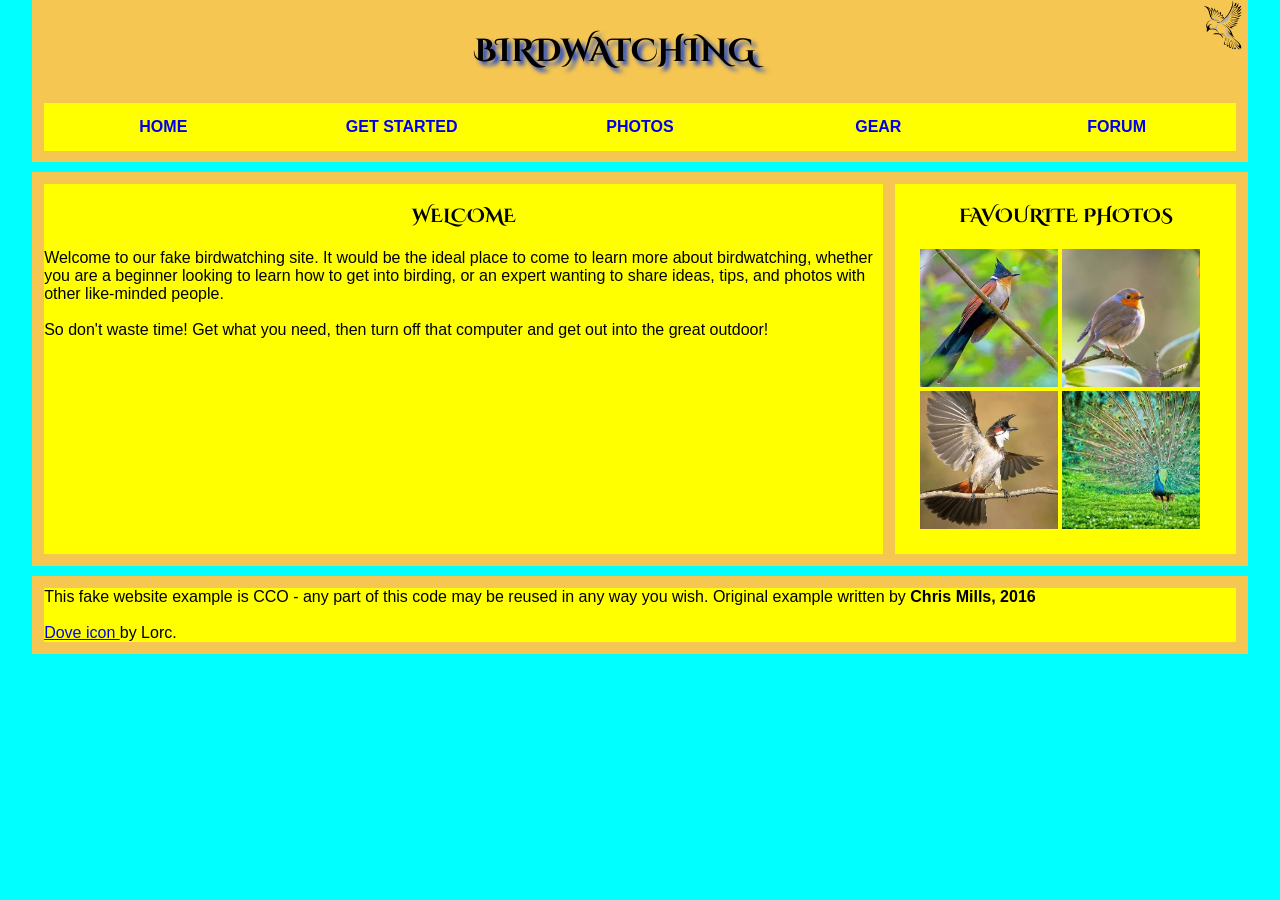
<file: Web Workspaces/Birdwatching/index.html>
<html lang="en">
<head>
    <meta charset="UTF-8">
    <meta name="viewport" content="width=device-width, initial-scale=1.0">
    <title>Birdwatching</title>
    <link rel="icon" href="pictures/logo.png">
    <link rel="stylesheet" href="bird.css">
</head>
<body>
    <header>
        <div>
            <img src="pictures/logo_bieu_tuong-removebg-preview.png" alt="logo biểu tượng">
            <h1>BIRDWATCHING</h1>
        </div>
        <nav>
            <a href="#">HOME</a>
            <a href="#">GET STARTED</a>
            <a href="#">PHOTOS</a>
            <a href="#">GEAR</a>
            <a href="#">FORUM</a>
        </nav>
    </header>
    <main>
        <article>
            <h3>WELCOME</h3>
            <p>Welcome to our fake birdwatching site. It would be the ideal place to come to learn more about birdwatching, whether you are a beginner looking to learn how to get into birding, or an expert wanting to share ideas, tips, and photos with other like-minded people.</p>
            <br>
            <p>So don't waste time! Get what you need, then turn off that computer and get out into the great outdoor!</p>
        </article>
        <aside>
            <h3>FAVOURITE PHOTOS</h3>
            <div class="anh">
                <img src="pictures/chim1.png" alt="anh chim 1">
                <img src="pictures/chim2.jpg" alt="anh chim 2">
                <img src="pictures/chim3.jpg" alt="anh chim 3">
                <img src="pictures/chim4.jpg" alt="anh chim 4">
            </div>
        </aside>
    </main>
    <footer>
        <div class="lass">
            <p>This fake website example is CCO - any part of this code may be reused in any way you wish. Original example written by <b>Chris Mills, 2016</b></p>
            <br>
            <p><a href="#">Dove icon </a>by Lorc.</p>
        </div>
        
    </footer>
</body>
</html>
</file>
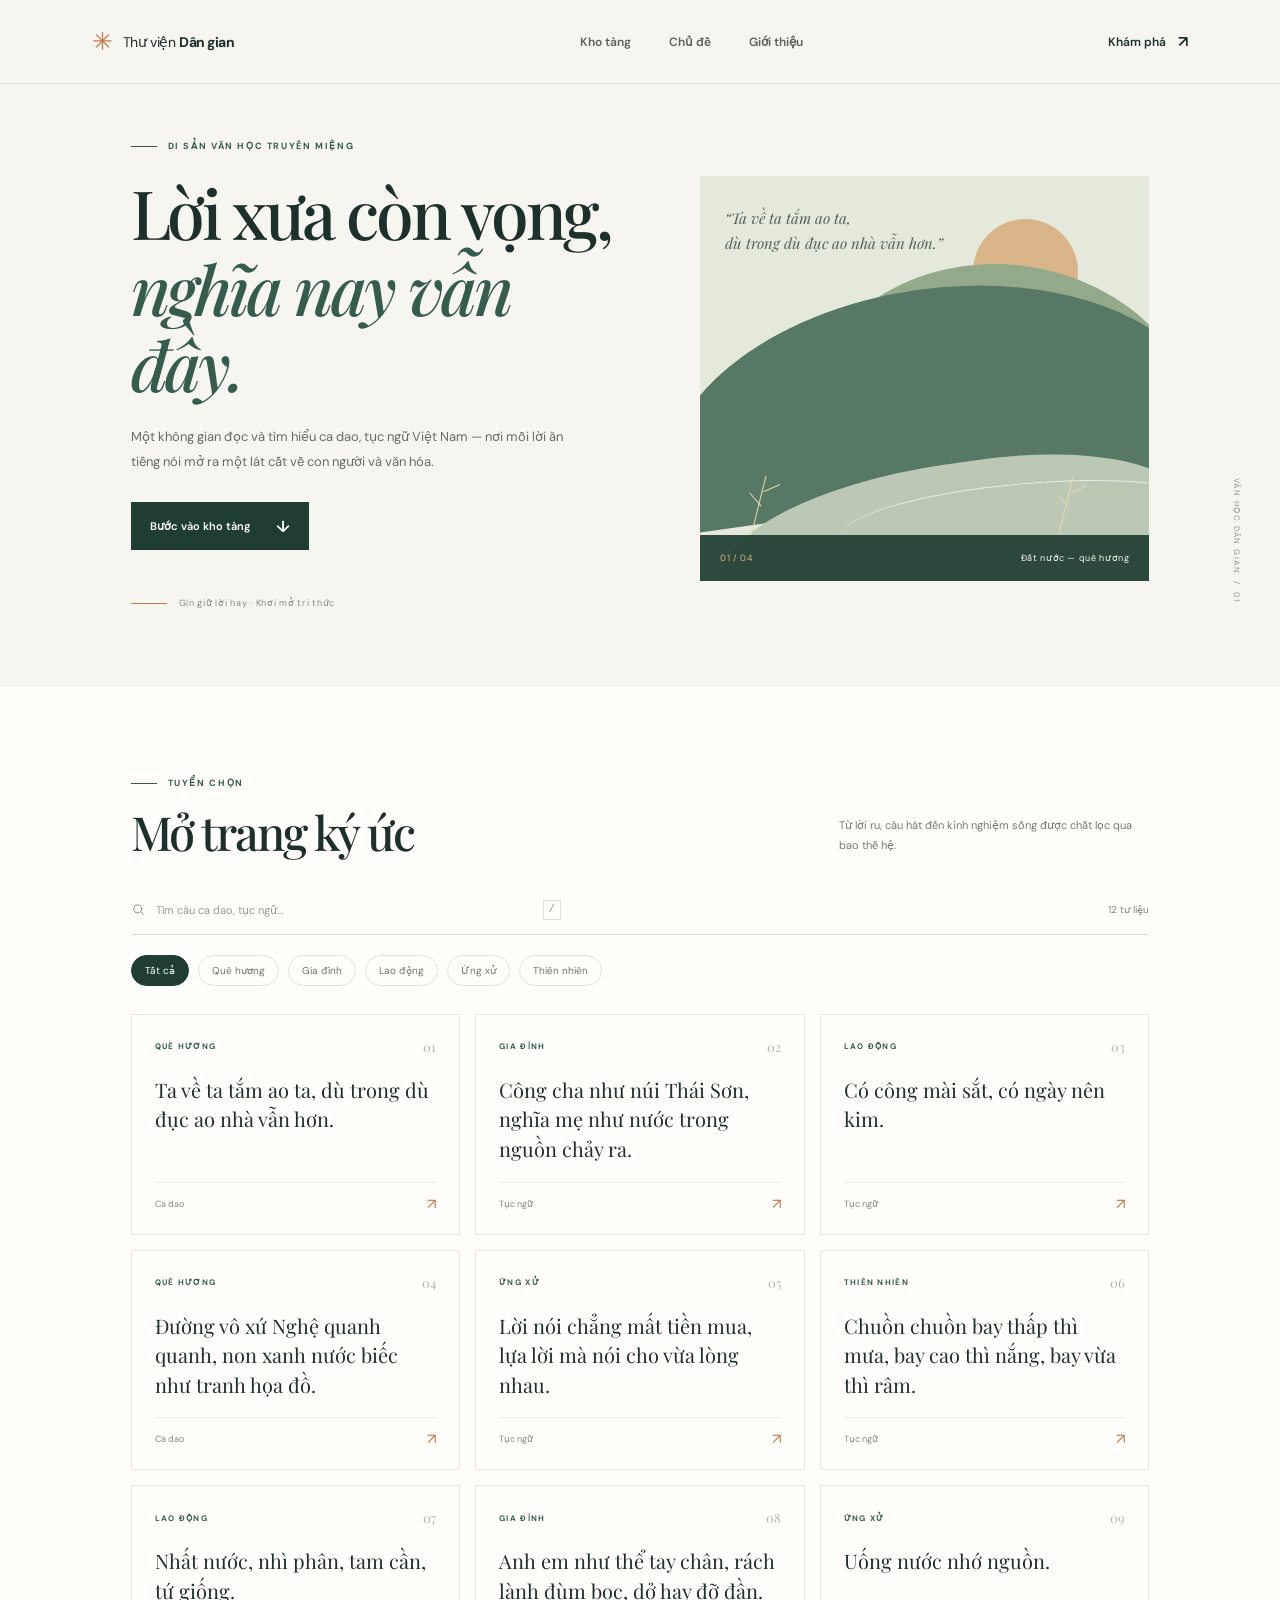
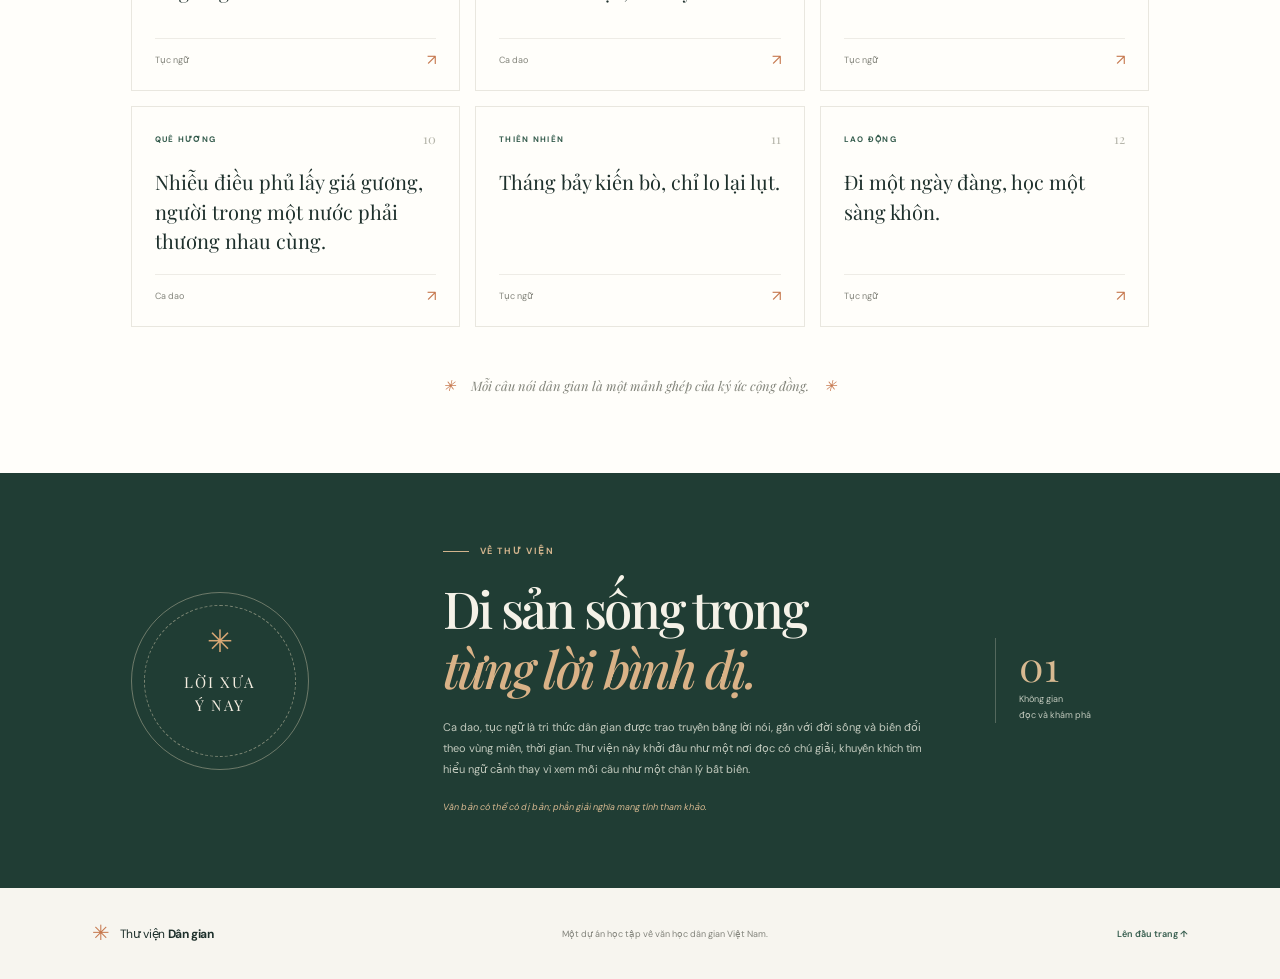
<file: Web Workspaces/CaDaoTucNgu/index.html>
<!doctype html>
<html lang="vi">
  <head>
    <meta charset="UTF-8" />
    <meta name="viewport" content="width=device-width, initial-scale=1.0" />
    <meta
      name="description"
      content="Không gian học thuật khám phá ca dao, tục ngữ Việt Nam qua văn bản, chủ đề và những lớp nghĩa văn hóa."
    />
    <meta name="theme-color" content="#f7f5ef" />
    <title>Thư viện Dân gian — Ca dao &amp; Tục ngữ Việt Nam</title>
    <link rel="preconnect" href="https://fonts.googleapis.com" />
    <link rel="preconnect" href="https://fonts.gstatic.com" crossorigin />
    <link
      href="https://fonts.googleapis.com/css2?family=DM+Sans:wght@400;500;600;700&family=Playfair+Display:wght@500;600;700&display=swap"
      rel="stylesheet"
    />
    <link rel="stylesheet" href="styles.css" />
    <script src="app.js" defer></script>
  </head>
  <body>
    <a class="skip-link" href="#noi-dung">Bỏ qua điều hướng</a>
    <header class="site-header">
      <a class="brand" href="#" aria-label="Thư viện Dân gian, về đầu trang">
        <span class="brand-mark" aria-hidden="true">✳</span>
        <span>Thư viện <strong>Dân gian</strong></span>
      </a>
      <nav class="main-nav" aria-label="Điều hướng chính">
        <a href="#kho-tang">Kho tàng</a>
        <a href="#chu-de">Chủ đề</a>
        <a href="#gioi-thieu">Giới thiệu</a>
      </nav>
      <a class="header-cta" href="#kho-tang">Khám phá <span aria-hidden="true">↗</span></a>
    </header>

    <main id="noi-dung">
      <section class="hero" aria-labelledby="hero-title">
        <div class="hero-copy">
          <p class="eyebrow"><span class="eyebrow-line"></span> Di sản văn học truyền miệng</p>
          <h1 id="hero-title">Lời xưa còn vọng,<br /><em>nghĩa nay vẫn đầy.</em></h1>
          <p class="hero-description">
            Một không gian đọc và tìm hiểu ca dao, tục ngữ Việt Nam — nơi mỗi lời
            ăn tiếng nói mở ra một lát cắt về con người và văn hóa.
          </p>
          <a class="button button-dark" href="#kho-tang">Bước vào kho tàng <span aria-hidden="true">↓</span></a>
          <div class="hero-note">
            <span class="note-rule"></span>
            <span>Gìn giữ lời hay · Khơi mở tri thức</span>
          </div>
        </div>

        <div class="hero-art" aria-label="Tranh minh họa cánh đồng lúa và dòng sông">
          <div class="art-sun"></div>
          <div class="art-hill art-hill-back"></div>
          <div class="art-hill art-hill-front"></div>
          <div class="art-river"></div>
          <div class="art-grass grass-one"></div>
          <div class="art-grass grass-two"></div>
          <div class="art-caption">
            <span class="caption-number">01 / 04</span>
            <span>Đất nước — quê hương</span>
          </div>
          <span class="art-quote">“Ta về ta tắm ao ta,<br />dù trong dù đục ao nhà vẫn hơn.”</span>
        </div>
        <div class="hero-index" aria-hidden="true">VĂN HỌC DÂN GIAN&nbsp; / &nbsp;01</div>
      </section>

      <section class="collection section-wrap" id="kho-tang" aria-labelledby="collection-title">
        <div class="section-heading">
          <div>
            <p class="eyebrow"><span class="eyebrow-line"></span> Tuyển chọn</p>
            <h2 id="collection-title">Mở trang ký ức</h2>
          </div>
          <p class="section-intro">Từ lời ru, câu hát đến kinh nghiệm sống được chắt lọc qua bao thế hệ.</p>
        </div>

        <div class="collection-tools">
          <label class="search-box" for="search-input">
            <svg aria-hidden="true" viewBox="0 0 24 24"><circle cx="11" cy="11" r="6.5"></circle><path d="m16 16 4 4"></path></svg>
            <input id="search-input" type="search" placeholder="Tìm câu ca dao, tục ngữ..." autocomplete="off" />
            <kbd>/</kbd>
          </label>
          <span class="result-count" id="result-count" aria-live="polite"></span>
        </div>

        <div class="filter-list" id="chu-de" role="group" aria-label="Lọc theo chủ đề">
          <button class="filter-chip is-active" type="button" data-category="Tất cả" aria-pressed="true">Tất cả</button>
          <button class="filter-chip" type="button" data-category="Quê hương" aria-pressed="false">Quê hương</button>
          <button class="filter-chip" type="button" data-category="Gia đình" aria-pressed="false">Gia đình</button>
          <button class="filter-chip" type="button" data-category="Lao động" aria-pressed="false">Lao động</button>
          <button class="filter-chip" type="button" data-category="Ứng xử" aria-pressed="false">Ứng xử</button>
          <button class="filter-chip" type="button" data-category="Thiên nhiên" aria-pressed="false">Thiên nhiên</button>
        </div>

        <div class="quote-grid" id="quote-grid" aria-live="polite"></div>
        <div class="empty-state" id="empty-state" hidden>
          <span aria-hidden="true">⌕</span>
          <h3>Chưa tìm thấy câu phù hợp</h3>
          <p>Thử một từ khóa khác hoặc chọn “Tất cả” để xem lại kho tàng.</p>
        </div>
        <div class="collection-footer">
          <span class="footer-ornament" aria-hidden="true">✳</span>
          <p>Mỗi câu nói dân gian là một mảnh ghép của ký ức cộng đồng.</p>
          <span class="footer-ornament" aria-hidden="true">✳</span>
        </div>
      </section>

      <section class="about" id="gioi-thieu" aria-labelledby="about-title">
        <div class="about-inner">
          <div class="about-symbol" aria-hidden="true">
            <span class="symbol-ring"></span>
            <span class="symbol-flower">✳</span>
            <span class="symbol-label">LỜI XƯA<br />Ý NAY</span>
          </div>
          <div class="about-copy">
            <p class="eyebrow eyebrow-light"><span class="eyebrow-line"></span> Về thư viện</p>
            <h2 id="about-title">Di sản sống trong<br /><em>từng lời bình dị.</em></h2>
            <p>
              Ca dao, tục ngữ là tri thức dân gian được trao truyền bằng lời nói,
              gắn với đời sống và biến đổi theo vùng miền, thời gian. Thư viện này
              khởi đầu như một nơi đọc có chú giải, khuyến khích tìm hiểu ngữ cảnh
              thay vì xem mỗi câu như một chân lý bất biến.
            </p>
            <p class="about-source">Văn bản có thể có dị bản; phần giải nghĩa mang tính tham khảo.</p>
          </div>
          <div class="about-stat">
            <span class="stat-number">01</span>
            <span class="stat-caption">Không gian<br />đọc và khám phá</span>
          </div>
        </div>
      </section>
    </main>

    <footer class="site-footer">
      <a class="brand footer-brand" href="#">
        <span class="brand-mark" aria-hidden="true">✳</span>
        <span>Thư viện <strong>Dân gian</strong></span>
      </a>
      <p>Một dự án học tập về văn học dân gian Việt Nam.</p>
      <a class="back-to-top" href="#noi-dung">Lên đầu trang ↑</a>
    </footer>

    <dialog class="detail-dialog" id="detail-dialog" aria-labelledby="dialog-title">
      <button class="dialog-close" type="button" aria-label="Đóng">×</button>
      <p class="eyebrow"><span class="eyebrow-line"></span><span id="dialog-category"></span></p>
      <p class="dialog-kind" id="dialog-kind"></p>
      <h2 id="dialog-title"></h2>
      <div class="dialog-divider"></div>
      <h3>Gợi ý tìm hiểu</h3>
      <p class="dialog-meaning" id="dialog-meaning"></p>
      <p class="dialog-context" id="dialog-context"></p>
      <p class="dialog-note">Lưu ý: cách diễn đạt và cách hiểu có thể khác nhau tùy ngữ cảnh, vùng miền.</p>
    </dialog>
  </body>
</html>
</file>
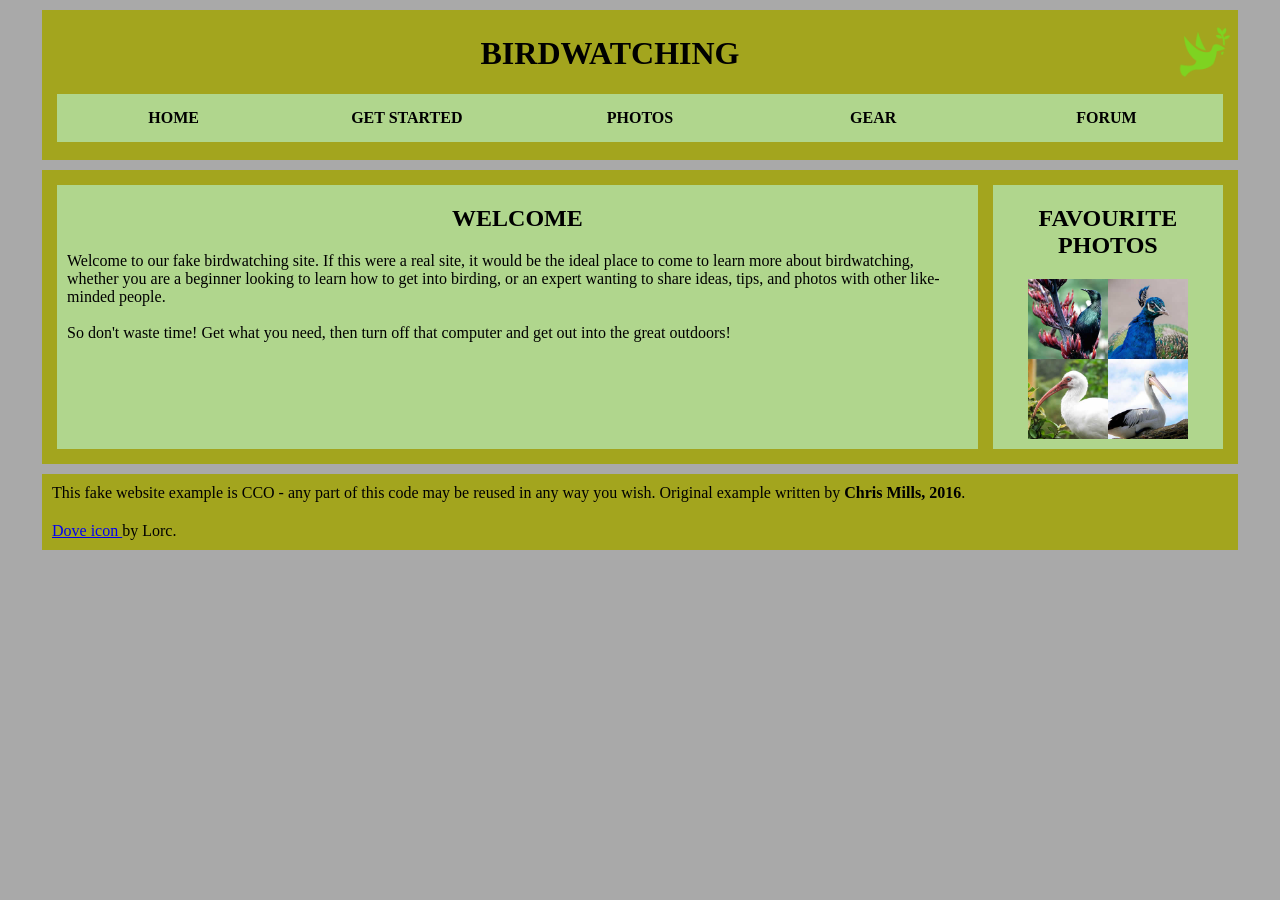
<file: Web Workspaces/Success/index.html>
<html lang="en">
<head>
    <meta charset="UTF-8">
    <meta name="viewport" content="width=device-width, initial-scale=1.0">
    <title>Birdwatching</title>
    <link rel="stylesheet" href=""> 
    <style>
        *{
            box-sizing: border-box;
            margin: 0;
        }
        html{
            background-color: #a9a9a9;
        }
        body{
            width: 95%;
            font-family: 'Times New Roman', Times, serif;
            margin: 0 auto;
        }
        header, main, footer{
            background-color: rgb(163, 165, 30);
            margin: 10px;
        }
        header{
            padding-bottom: 8px;
        }
        .first{
            display: flex;
            flex-wrap: nowrap;
            justify-content: center;
            padding-bottom: 15px;
            padding-top: 5px;
        }
        header img{
            padding-top: 10px;
            padding-right: 6px;
            width: 60px;
            flex: 0;
        }
        .topic{
            padding-top: 20px;
            flex: 1; 
            text-align: center;
        }
        nav{
            background-color: rgb(176, 214, 141);
            margin: 0 15px 10px 15px;
            display: flex;
            padding: 15px 0;
        }
        nav a{
            flex: 1;
            text-align: center;
            text-decoration: none;
            color: black;
            font-weight: bold;
        }
        main{
            display: flex;
        }
        article{
            flex: 4;
            background-color: rgb(176, 214, 141);
            margin: 15px 0px 15px 15px;
        }
        aside{
            flex: 1;
            background-color: rgb(176, 214, 141);
            margin: 15px;
        }
        h2{
            text-align: center;
            padding: 20px;
        }
        aside div{
            display: flex;
            flex-wrap: wrap;
            align-content: center;
            justify-content: center;
            padding-bottom: 10px;
        }
        aside img{
            width: 80px;
        }
        article p{
            padding: 0 10px;
        }
        footer p{
            padding: 10px;
        }
    </style>
</head>
<body>
    <header>
        <div class="first">
            <h1 class="topic">BIRDWATCHING</h1>
            <img src="images/peace-dove.png" alt="">
        </div>
        <nav>
            <a href="#">HOME</a><a href="#">GET STARTED</a><a href="#">PHOTOS</a><a href="#">GEAR</a><a href="#">FORUM</a>
        </nav>
    </header>
    <main>
        <article>
            <h2>WELCOME</h2>
            <p>Welcome to our fake birdwatching site. If this were a real site, it would be the ideal place to come to learn more about birdwatching, 
                whether you are a beginner looking to learn how to get into birding, or an expert wanting to share ideas, tips, and photos with other like-minded people.
                <br><br>So don't waste time! Get what you need, then turn off that computer and get out into the great outdoors!</p>
        </article>
        <aside>
            <h2>FAVOURITE PHOTOS</h2>
            <div>
                <img src="images/favorite-1_th.jpg" alt="">
                <img src="images/favorite-2_th.jpg" alt="">
                <img src="images/favorite-3_th.jpg" alt="">
                <img src="images/favorite-4_th.jpg" alt="">
            </div>
        </aside>
    </main>
    <footer>
        <p>This fake website example is CCO - any part of this code may be reused in any way you wish. Original example written by <b>Chris Mills, 2016</b>.</p>
        <p><a href="#">Dove icon </a>by Lorc.</p>
    </footer>
</body>
</html>
</file>
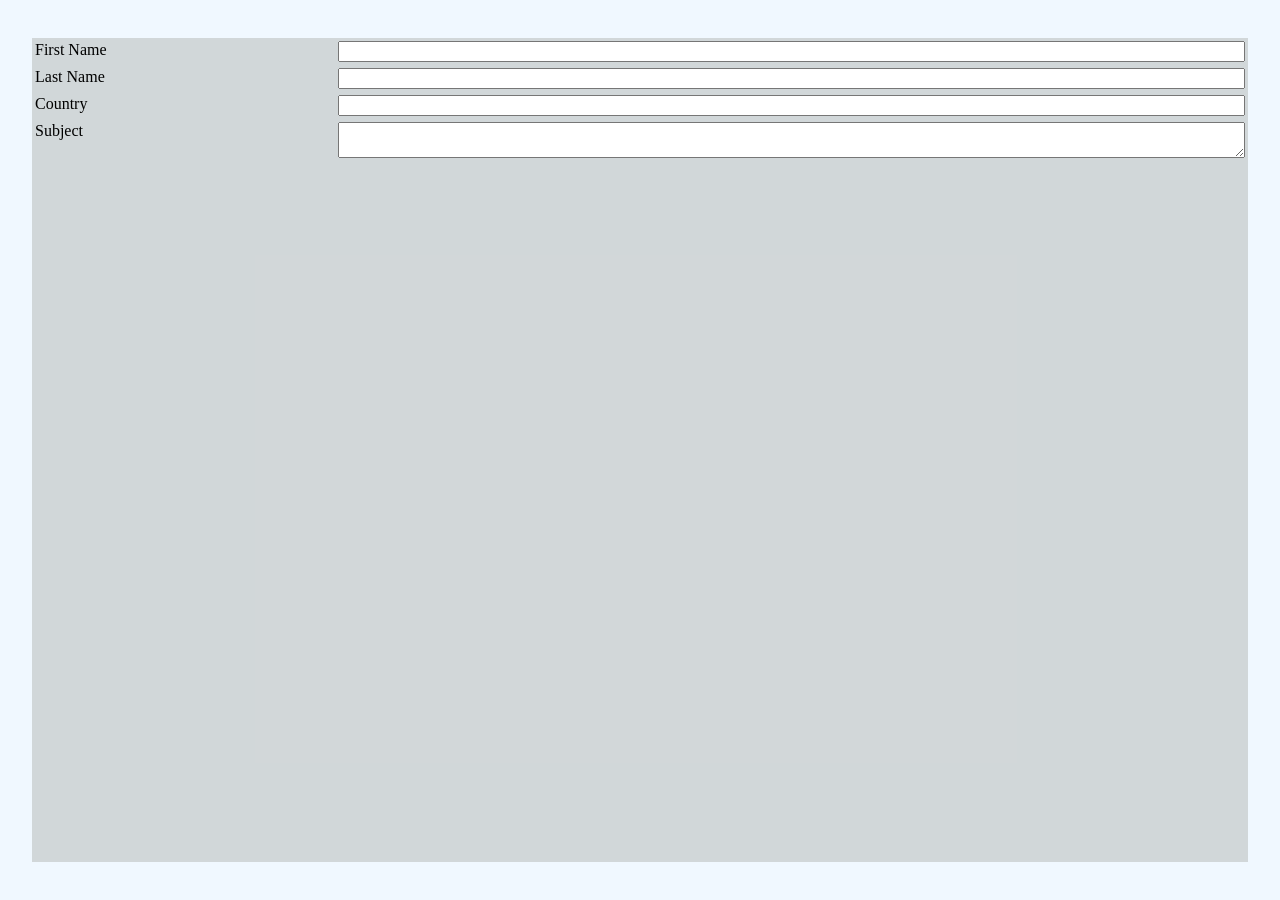
<file: Web Workspaces/Example/page/index.html>
<html lang="en">
<head>
    <meta charset="UTF-8">
    <meta name="viewport" content="width=device-width, initial-scale=1.0">
    <title>Document</title>
    <style>
        html{
            background-color: aliceblue;
            margin: 0;
        }
        body{
            margin: 3% auto;
            box-sizing: border-box;
            width: 95%;
            background-color: rgba(206, 211, 212, 0.884);
        }
        div{
            overflow:hidden;
            padding: 3px;
        }
        label{
            width: 25%;
            float: left;
        }
        [id^=k]{
            width: 75%;
            float: right;
        }
    </style>
</head>
<body>
    <div>
        <label for="k1">First Name</label>
        <input type="text" id="k1">
    </div>
    <div>
        <label for="k2">Last Name</label>
        <input type="text" id="k2">
    </div>
    <div>
        <label for="k3">Country</label>
        <input type="text" id="k3">
    </div>
    <div>
        <label for="k4">Subject</label>
        <textarea name="no name" id="k4"></textarea>
    </div>
    
</body>
</html>
</file>
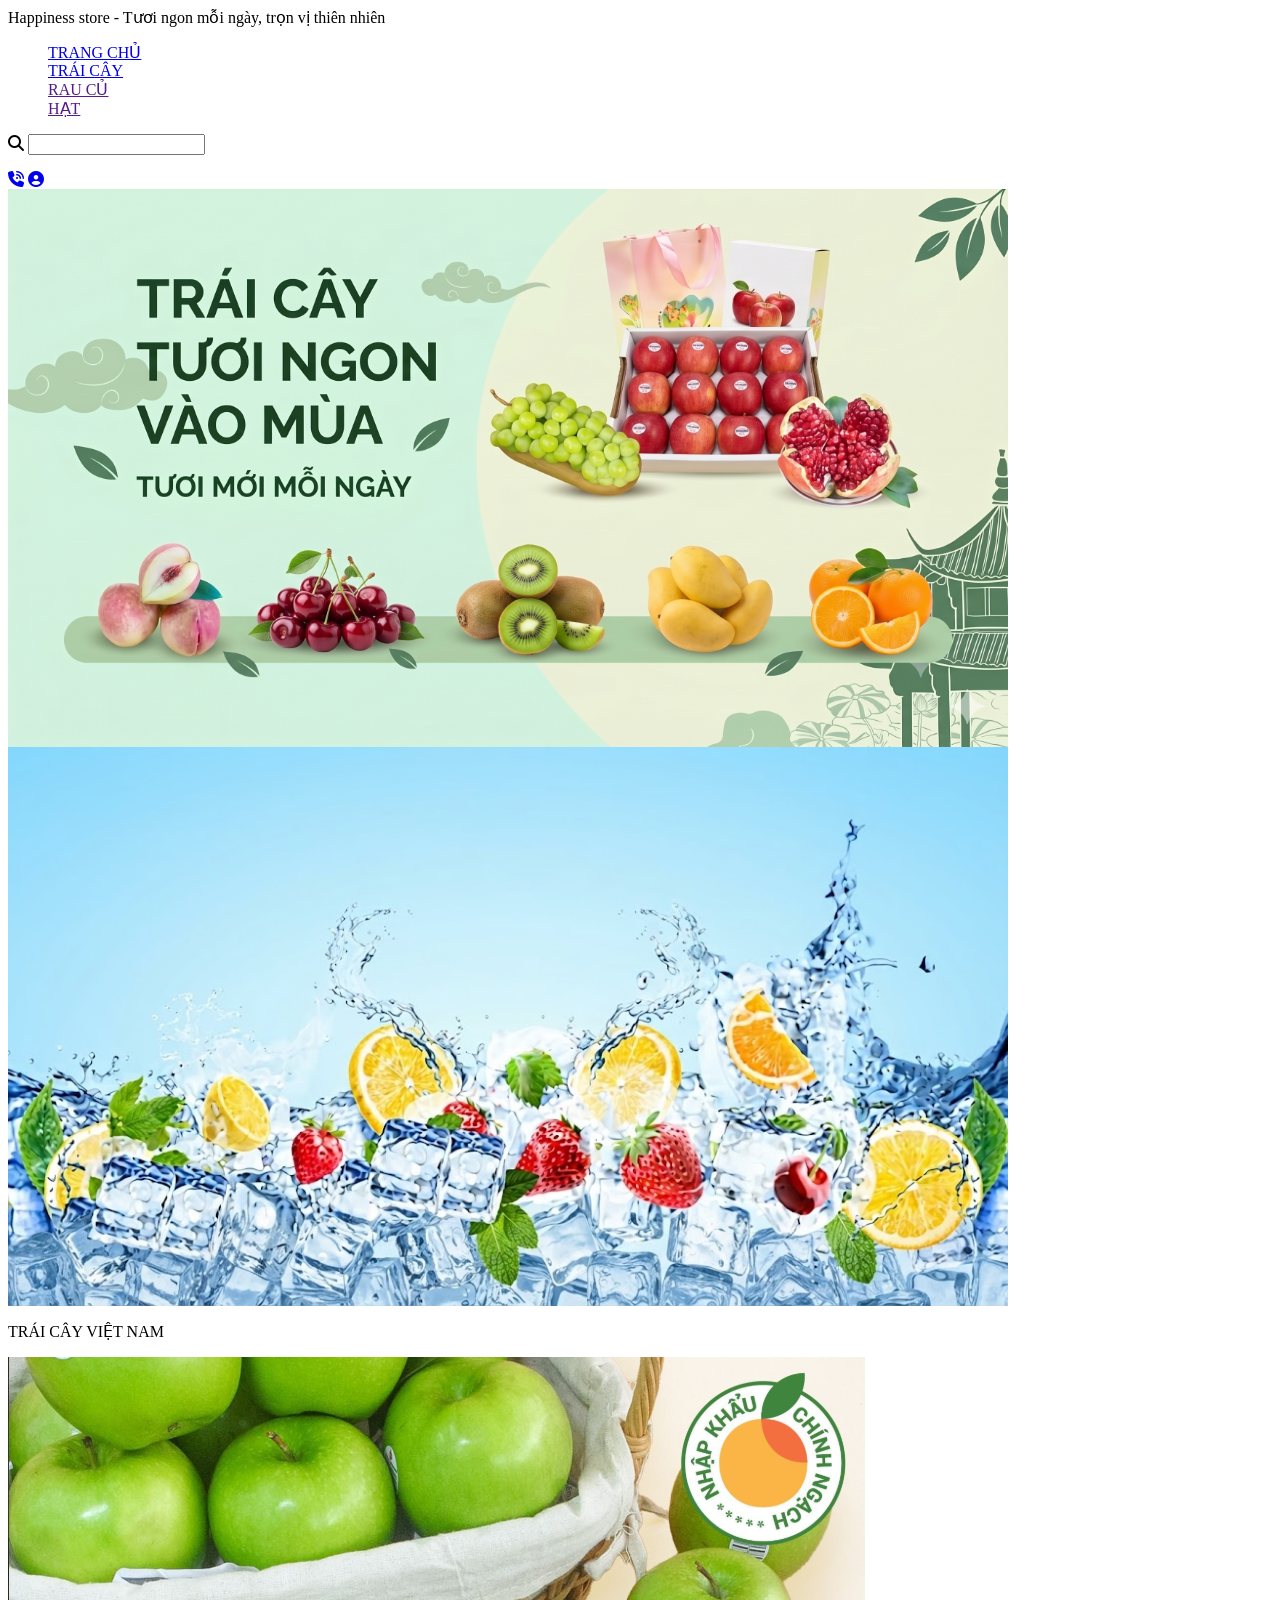
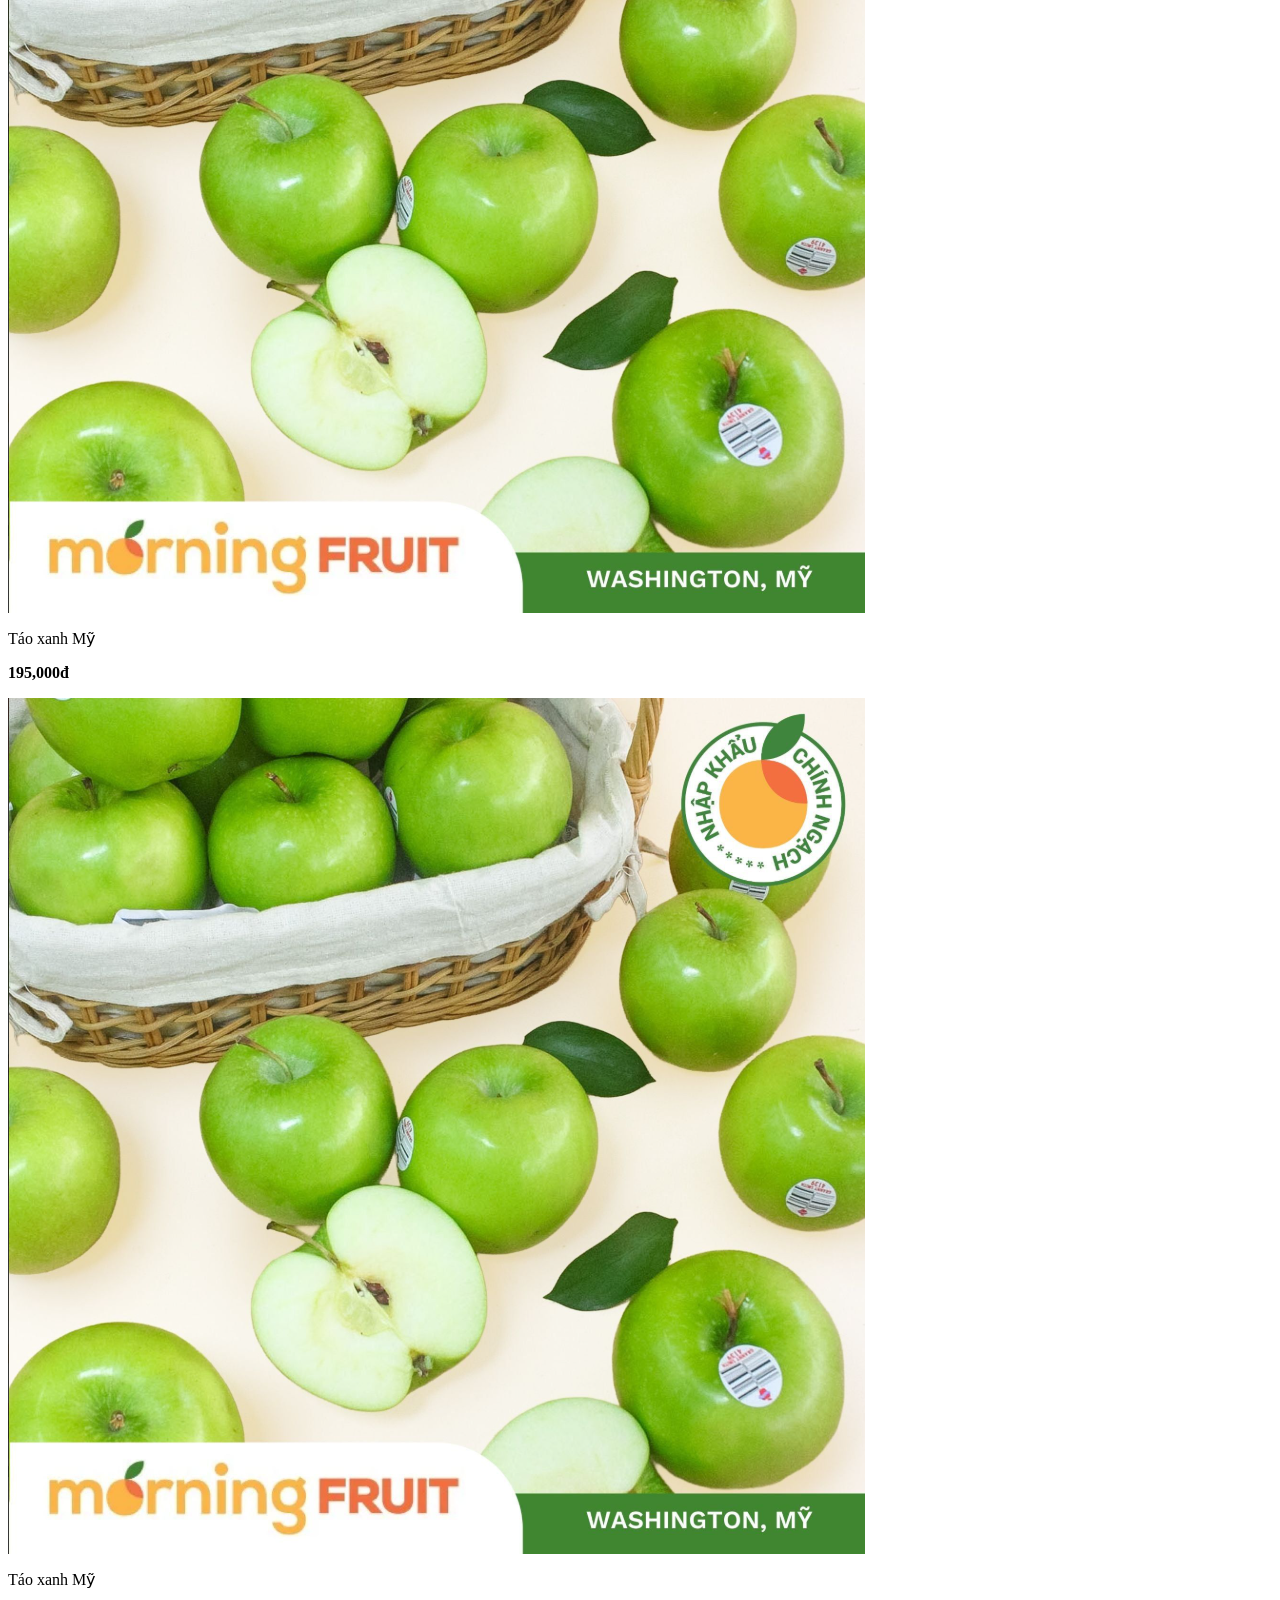
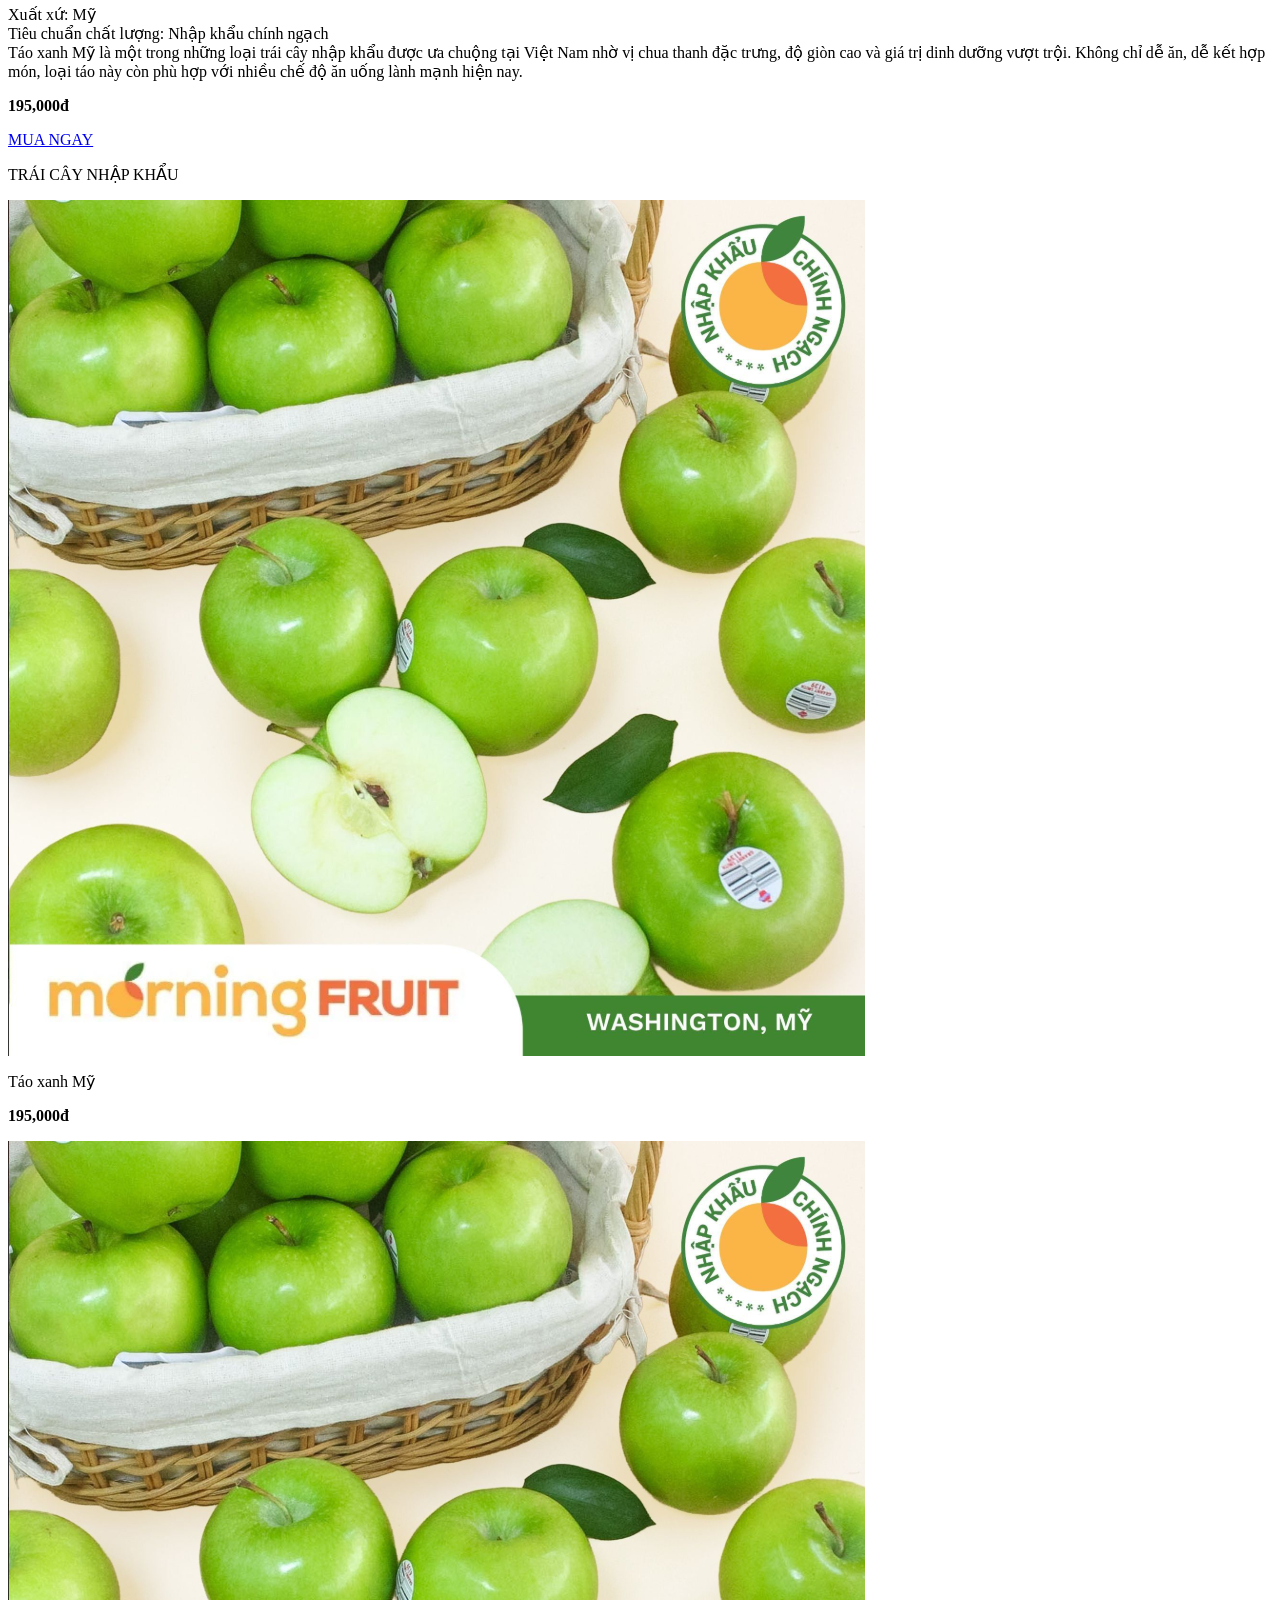
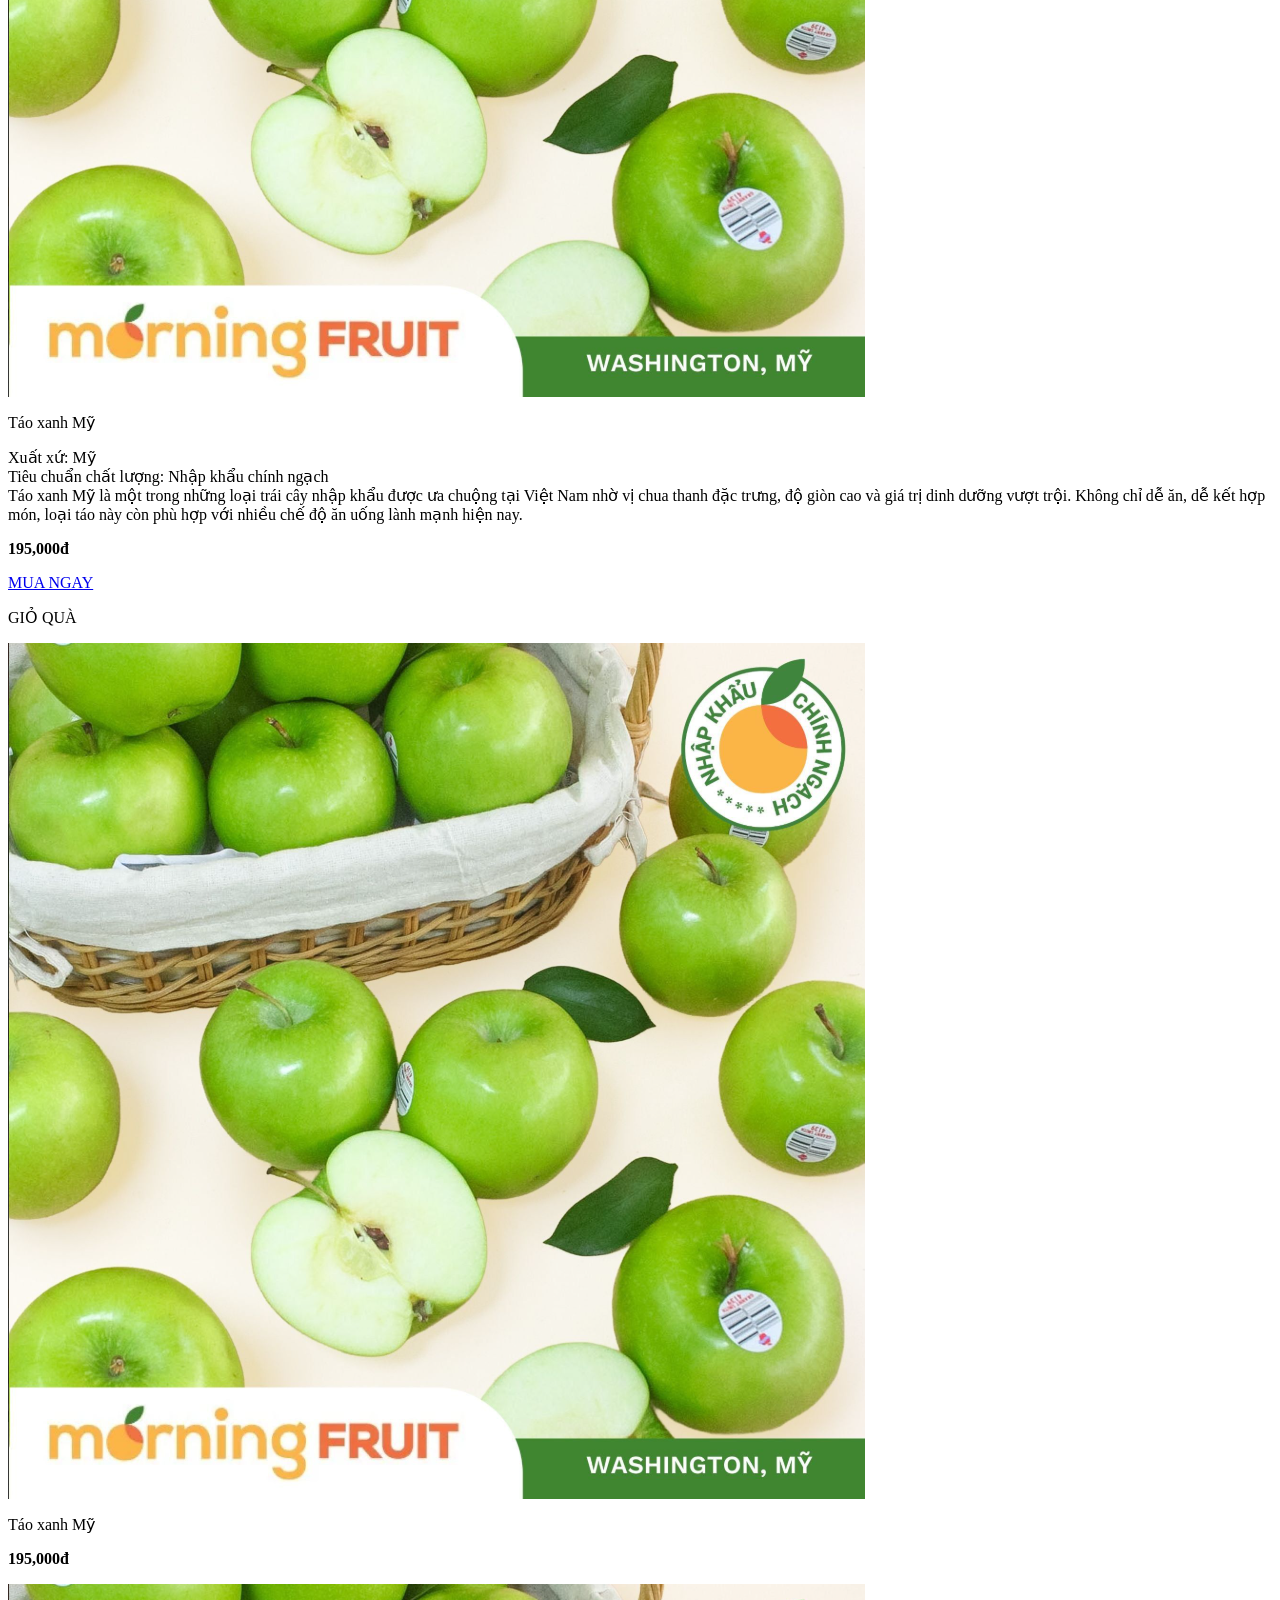
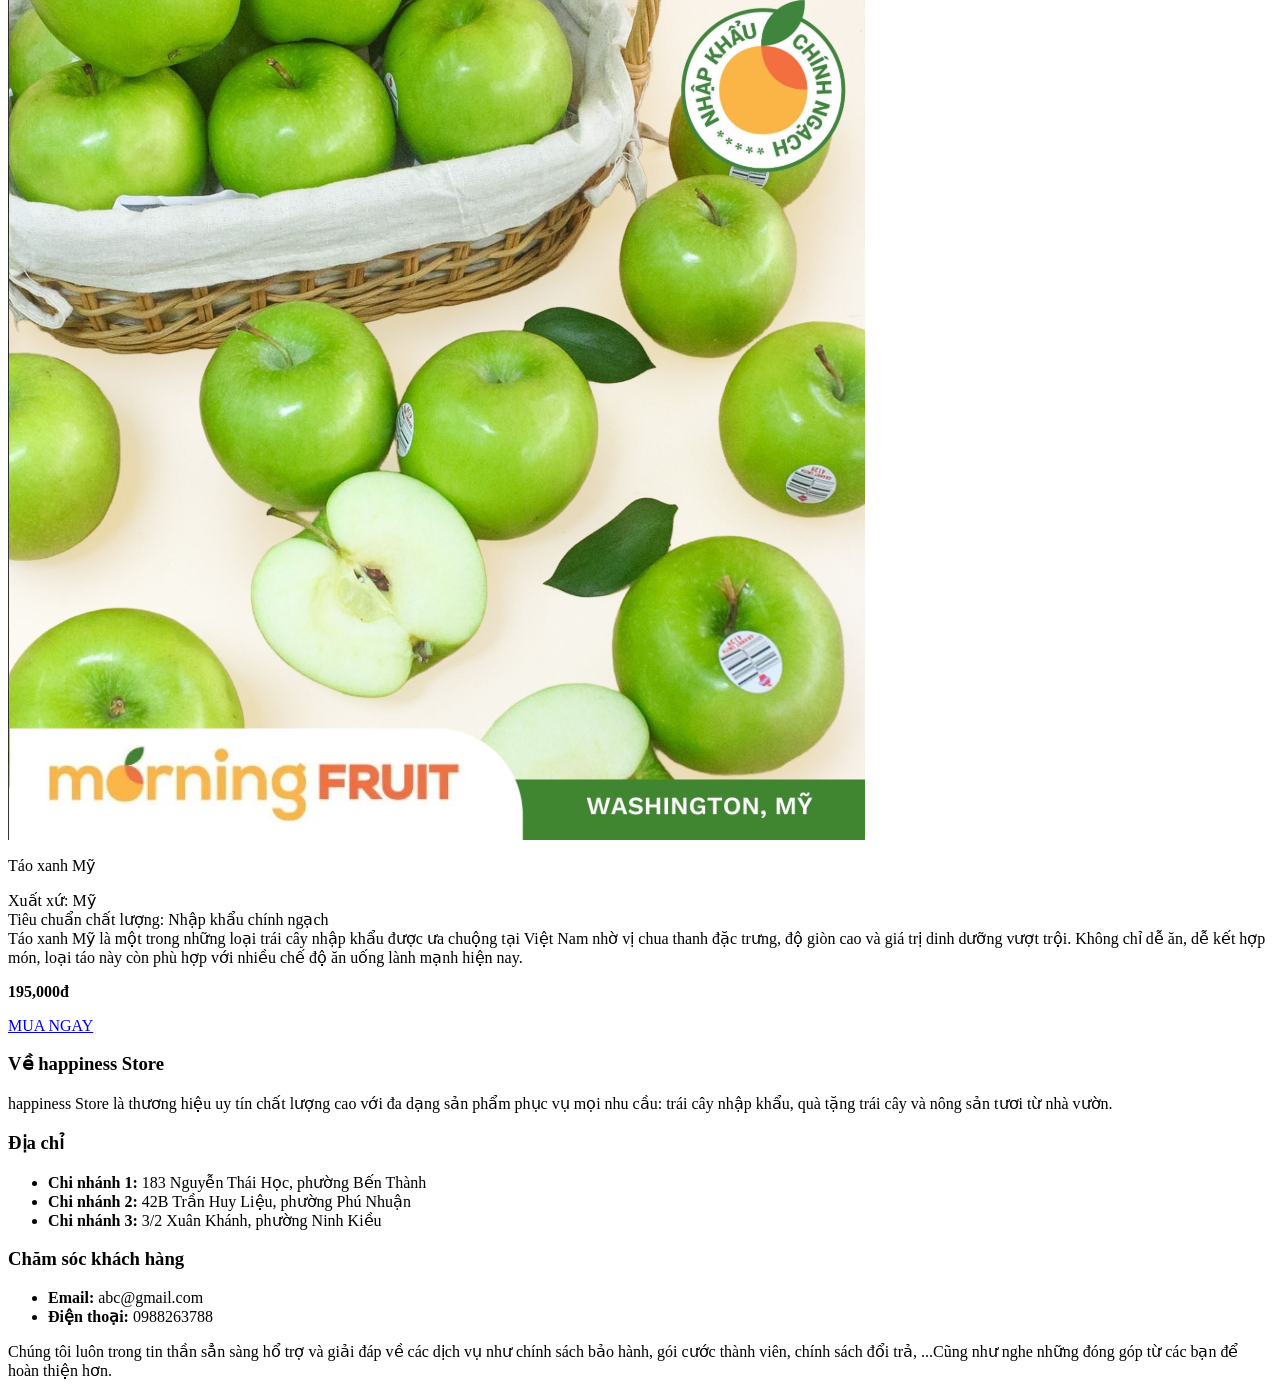
<file: Web Workspaces/Web_Project/fruitpage.html>
<html lang="en">
<head>
    <meta charset="UTF-8">
    <meta name="viewport" content="width=device-width, initial-scale=1.0">
    <title>Fresh fruit</title>
    <link rel="stylesheet" href="https://cdnjs.cloudflare.com/ajax/libs/font-awesome/6.5.1/css/all.min.css">
</head>
<body>
    <header>
        <p>Happiness store - Tươi ngon mỗi ngày, trọn vị thiên nhiên</p>
        <nav class="header__nav">
            <ul type="none" class="header__menu--content">
                <li><a href="#">TRANG CHỦ</a></li>
                <li><a href="#">TRÁI CÂY</a></li>
                <li><a href="">RAU CỦ</a></li>
                <li><a href="">HẠT</a></li>
            </ul>
        </nav>
        <form action="#" class="header__search">
            <label for="search"><i class="fa-solid fa-magnifying-glass"></i></label>
            <input type="text">
        </form>
        <a href="#"><i class="fa-solid fa-phone-volume"></i></a>
        <a href="#"><i class="fa-solid fa-circle-user"></i></a>
    </header>

    <main>
        <div class="swap">
            <img style="width: 1000px;" class="main__img--poster1" src="pictures/poster1.png" alt="Poster1">
            <img style="width: 1000px;"  class="main__img--poster2" src="pictures/poster.jpg" alt="Poster1">
        </div>
        
        <!-- mỗi 1 section là 1 chủ đề về trái cây -->
        <section class="traicayvietnam">
            <p>TRÁI CÂY VIỆT NAM</p>
            <!-- bao bọc toàn bộ phần tử con trong section -->
            <div class="traicayvietnam__contents">

                <!-- đây là SẢN PHẨM E1 của chủ đề trái cây VN:
                  -phần tổng quát là phần khi vào trang web là thấy như bth
                  -phần chi tiết có nút mua hàng thì cần ấn vào ảnh ở phần tổng quát để xem-->
                <div class="traicayvietnam__contents__e1">
                    <div class="traicayvietnam__contents__e1--tongquat">
                        <img class="traicayvietnam__contents__e1--tongquat-anh" src="pictures/tao.png" alt="e1">
                        <p class="traicayvietnam__contents__e1--tongquat-caption">Táo xanh Mỹ</p>
                        <p class="traicayvietnam__contents__e1--tongquat-gia"><b>195,000đ</b></p>
                    </div>
                    <div class="traicayvietnam__contents__e1--chitiet">
                        <img class="traicayvietnam__contents__e1--chitiet-anh" src="pictures/tao.png" alt="e1">
                        <div class="traicayvietnam__contents__e1--chitiet--block">
                            <p class="traicayvietnam__contents__e1--chitiet--block-caption">Táo xanh Mỹ</p>
                            <p class="traicayvietnam__contents__e1--chitiet--block-mota">Xuất xứ: Mỹ<br>Tiêu chuẩn chất lượng: 
                                Nhập khẩu chính ngạch<br> Táo xanh Mỹ là một trong những loại trái cây nhập khẩu được ưa 
                                chuộng tại Việt Nam nhờ vị chua thanh đặc trưng, độ giòn cao và giá trị dinh dưỡng vượt trội. 
                                Không chỉ dễ ăn, dễ kết hợp món, loại táo này còn phù hợp với nhiều chế độ ăn uống lành mạnh hiện nay.</p>
                            <p class="traicayvietnam__contents__e1--chitiet--block-gia"><b>195,000đ</b></p>
                            <a href="#">MUA NGAY</a>
                        </div>
                    </div>
                </div>

                <!-- CÁC SẢN PHẨM E2, 3, 4, ... copy paste từ E1 -->
            </div>
        </section>
        
        <section class="main__traicaynhapkhau">
            <p>TRÁI CÂY NHẬP KHẨU</p>
            <div class="traicaynhapkhau__contents">
                <div class="traicaynhapkhau__contents__e1">
                    <div class="traicaynhapkhau__contents__e1--tongquat">
                        <img class="traicaynhapkhau__contents__e1--tongquat-anh" src="pictures/tao.png" alt="e1">
                        <p class="traicaynhapkhau__contents__e1--tongquat-caption">Táo xanh Mỹ</p>
                        <p class="traicaynhapkhau__contents__e1--tongquat-gia"><b>195,000đ</b></p>
                    </div>
                    <div class="traicaynhapkhau__contents__e1--chitiet">
                        <img class="traicaynhapkhau__contents__e1--chitiet-anh" src="pictures/tao.png" alt="e1">
                        <div class="traicaynhapkhau__contents__e1--chitiet--block">
                            <p class="traicaynhapkhau__contents__e1--chitiet--block-caption">Táo xanh Mỹ</p>
                            <p class="traicaynhapkhau__contents__e1--chitiet--block-mota">Xuất xứ: Mỹ<br>Tiêu chuẩn chất lượng: 
                                Nhập khẩu chính ngạch<br> Táo xanh Mỹ là một trong những loại trái cây nhập khẩu được ưa 
                                chuộng tại Việt Nam nhờ vị chua thanh đặc trưng, độ giòn cao và giá trị dinh dưỡng vượt trội. 
                                Không chỉ dễ ăn, dễ kết hợp món, loại táo này còn phù hợp với nhiều chế độ ăn uống lành mạnh hiện nay.</p>
                            <p class="traicaynhapkhau__contents__e1--chitiet--block-gia"><b>195,000đ</b></p>
                            <a href="#">MUA NGAY</a>
                        </div>
                    </div>
                </div>
        </section>

        <section class="main__gioqua">
            <p>GIỎ QUÀ</p>
            <div class="gioqua__contents">
                <div class="gioqua__contents__e1">
                    <div class="gioqua__contents__e1--tongquat">
                        <img class="gioqua__contents__e1--tongquat-anh" src="pictures/tao.png" alt="e1">
                        <p class="gioqua__contents__e1--tongquat-caption">Táo xanh Mỹ</p>
                        <p class="gioqua__contents__e1--tongquat-gia"><b>195,000đ</b></p>
                    </div>
                    <div class="gioqua__contents__e1--chitiet">
                        <img class="gioqua__contents__e1--chitiet-anh" src="pictures/tao.png" alt="e1">
                        <div class="gioqua__contents__e1--chitiet--block">
                            <p class="gioqua__contents__e1--chitiet--block-caption">Táo xanh Mỹ</p>
                            <p class="gioqua__contents__e1--chitiet--block-mota">Xuất xứ: Mỹ<br>Tiêu chuẩn chất lượng: 
                                Nhập khẩu chính ngạch<br> Táo xanh Mỹ là một trong những loại trái cây nhập khẩu được ưa 
                                chuộng tại Việt Nam nhờ vị chua thanh đặc trưng, độ giòn cao và giá trị dinh dưỡng vượt trội. 
                                Không chỉ dễ ăn, dễ kết hợp món, loại táo này còn phù hợp với nhiều chế độ ăn uống lành mạnh hiện nay.</p>
                            <p class="gioqua__contents__e1--chitiet--block-gia"><b>195,000đ</b></p>
                            <a href="#">MUA NGAY</a>
                        </div>
                    </div>
                </div>
        </section>

    </main>

    <footer>
        <div class="footer__gioithieu">
            <h3>Về happiness Store</h3>
            <p>happiness Store là thương hiệu uy tín chất lượng cao với đa dạng
                sản phẩm phục vụ mọi nhu cầu: trái cây nhập khẩu, quà tặng trái cây và nông sản
                tươi từ nhà vườn.
            </p>
        </div>
        <div class="footer__diachi">
            <h3>Địa chỉ</h3>
            <ul class="footer__diachi__chinhanh">
                <li><b>Chi nhánh 1: </b>183 Nguyễn Thái Học, phường Bến Thành</li>
                <li><b>Chi nhánh 2: </b>42B Trần Huy Liệu, phường Phú Nhuận</li>
                <li><b>Chi nhánh 3: </b>3/2 Xuân Khánh, phường Ninh Kiều</li>
            </ul>
        </div>
        <div class="footer__cskh">
            <h3>Chăm sóc khách hàng</h3>
            <ul>
                <li><b>Email: </b>abc@gmail.com</li>
                <li><b>Điện thoại: </b>0988263788</li>
            </ul>
            <p>Chúng tôi luôn trong tin thần sẳn sàng hổ trợ và giải đáp về các dịch vụ như chính sách bảo hành, 
                gói cước thành viên, chính sách đổi trả, ...Cũng như nghe những đóng góp từ các bạn để hoàn thiện
                 hơn.</p>
        </div>
    </footer>
</body>
</html>
</file>
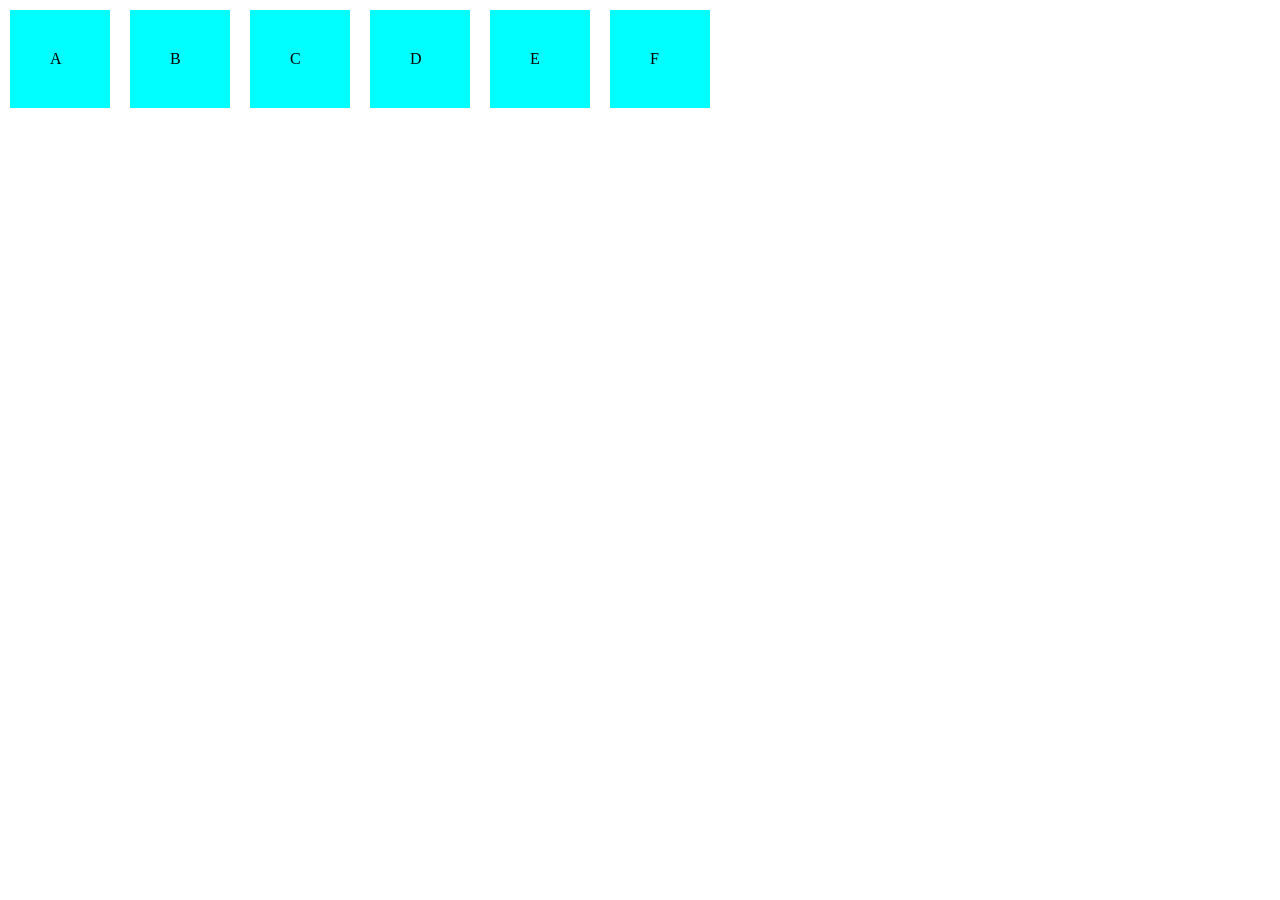
<file: Web Workspaces/Example/page/boxsizing.html>
<html lang="en">

<head>
    <meta charset="UTF-8">
    <meta name="viewport" content="width=device-width, initial-scale=1.0">
    <title>Document</title>
    <style>
        *{
            margin: 0px;
        }
        div{
            display: flex;
            flex-wrap: wrap;
        }

        p {
            display: flex;
            box-sizing: border-box;
            background-color: aqua;
            padding: 40px;
            margin: 10px;
            width: 100px;
        }
    </style>
</head>

<body>
    <div>
        <p class="A">A</p>
        <p class="B">B</p>
        <p class="C">C</p>
        <p class="D">D</p>
        <p class="E">E</p>
        <p class="F">F</p>
    </div>
    
</body>

</html>
</file>
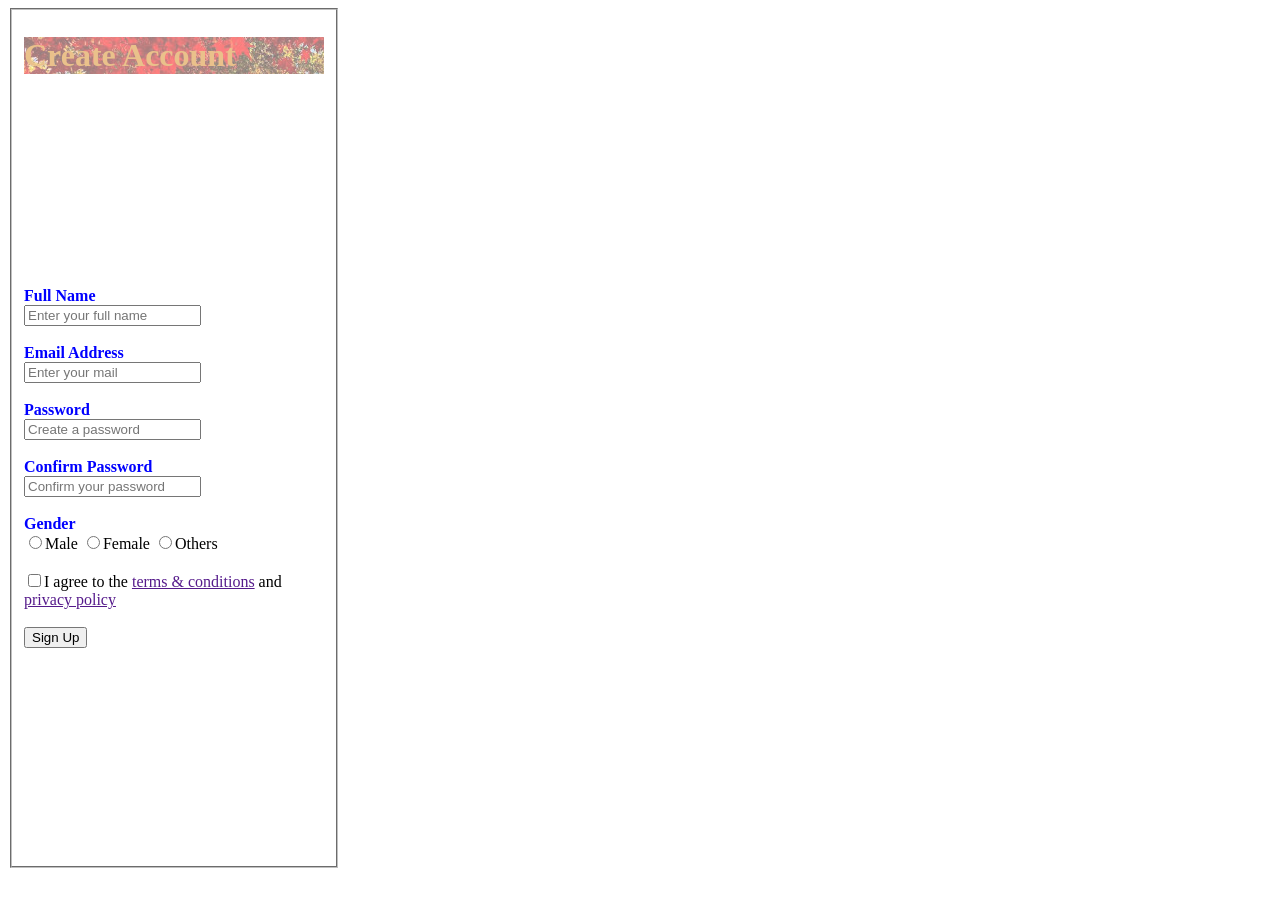
<file: Web Workspaces/Example/page/form.html>
<html lang="en">
<head>
    <meta charset="UTF-8">
    <meta name="viewport" content="width=qq, initial-scale=1.0">
    <link rel="stylesheet" href="test.css">
    <title>Form</title>
</head>
<body>
    <form action="index.html">
        <fieldset style="width: 300;">
            <h1>Create Account</h1>
            <p>Join us today! Fill in the details to get started</p>
            <label for="name"><b>Full Name</b></label>
            <br>
            <input type="text" name="name" id="name" placeholder="Enter your full name">
            <br>
            <br>
            <label for="email"><b>Email Address</b></label>
            <br>
            <input type="email" name="email" id="email" placeholder="Enter your mail">
            <br>
            <br>
            <label for="pass"><b>Password</b></label>
            <br>
            <input type="password" name="pass" id="pass" placeholder="Create a password">
            <br>
            <br>
            <label for="cpass"><b>Confirm Password</b></label>
            <br>
            <input type="password" name="cpass" id="cpass" placeholder="Confirm your password">
            <br>
            <br>
            <label for=""><b>Gender</b></label>
            <br>
            <input type="radio" name="gen" id="male"><span>Male</span>
            <input type="radio" name="gen"><span>Female</span>
            <input type="radio" name="gen"><span>Others</span>
            <br>
            <br>
            <input type="checkbox"><span>I agree to the <a href="">terms & conditions</a> and <a href="">privacy policy</a></span>
            <br>
            <br>
            <button type="submit">Sign Up</button>
            <br>
            <p>Already have an account? <a href="">Login</a></p>

        </fieldset>        
    </form>
    
    
</body>
</html>
</file>
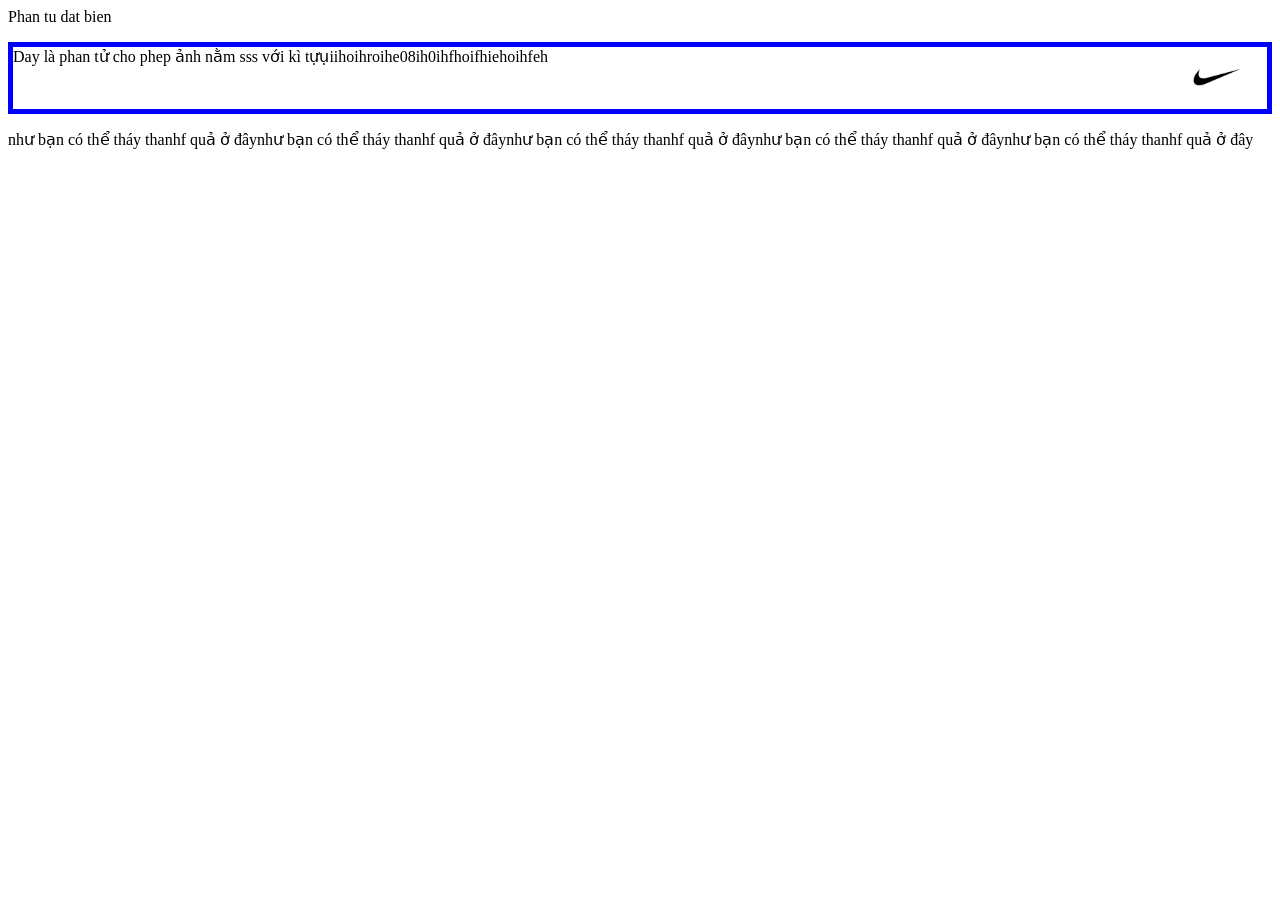
<file: Web Workspaces/Example/page/test2.html>
<html lang="en">
<head>
    <meta charset="UTF-8">
    <meta name="viewport" content="width=device-width, initial-scale=1.0">
    <title>CSS</title>
    <style>
        img{
            float:right;
        }
        div{
            border: 5px solid blue;
        }
        div::after{
            content: "";
            display: block;
            clear: both;
        }
    </style>
</head>
<body>
    <p>Phan tu dat bien</p>
    <div>
        Day là phan tử cho phep ảnh nằm sss với kì tựụiihoihroihe08ih0ihfhoifhiehoihfeh
        <img src="../picture/logo.png" alt="logo" width="100px">
    </div>
    <p>như bạn có thể tháy thanhf quả ở đâynhư bạn có thể tháy thanhf quả ở đâynhư bạn có thể tháy thanhf quả ở đâynhư bạn có thể tháy thanhf quả ở đâynhư bạn có thể tháy thanhf quả ở đây</p>
</body>
</html>
</file>
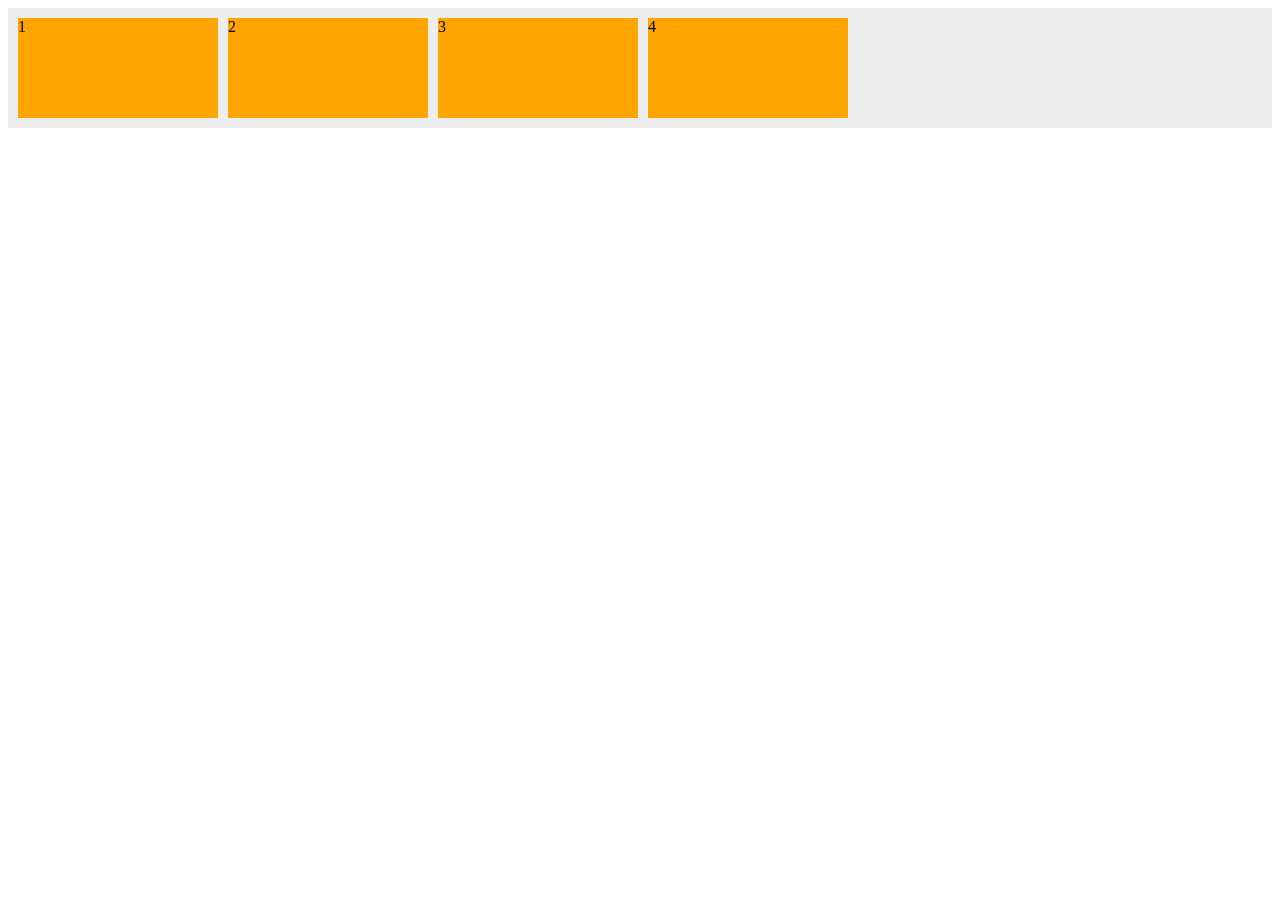
<file: Web Workspaces/Example/page/wrap.html>
<!DOCTYPE html>
<html>
<head>
    <style>
        .khung-cha {
            display: flex;
            flex-wrap: wrap; /* Hết đất là tự rớt dòng */
            gap: 10px;
            background: #eee;
            padding: 10px;
        }

        .khoi-con {
            width: 200px;
            height: 100px;
            background: orange;
        }
    </style>
</head>
<body>

    <div class="khung-cha">
        <div class="khoi-con">1</div>
        <div class="khoi-con">2</div>
        <div class="khoi-con">3</div>
        <div class="khoi-con">4</div>
    </div>

</body>
</html>
</file>
<file: Web Workspaces/Birdwatching/bird.css>
@import url('https://fonts.googleapis.com/css2?family=Cinzel+Decorative:wght@400;700;900&display=swap');

*{
    margin: 0px;
    box-sizing: border-box;
}
html{
    font-family:Arial, Helvetica, sans-serif;
}
body{
    width: 95%;
    background-color: aqua;
    margin: 0 auto;
}
header{
    background-color:rgb(245, 198, 81);
    padding-bottom: 1px;
    margin-bottom: 10px;
}
header img{
    float: right;
    width: 50px;
    display: block;
}
h1{
    font-family: 'Cinzel Decorative';
    font-weight: bold;
    text-shadow: 4px 4px 4px rgb(19, 64, 211);
    text-align: center;
    padding: 30px 0;
}
nav{
    width: 98%;
    background-color: yellow;
    margin: 0px auto 10px auto;
    overflow: hidden;
    
}
nav a{
    width: 20%;
    border: 0px;
    float: left;
    text-decoration: none;
    padding: 15px 0;
    text-align: center;
    font-weight:bold;
}
main{
    display: flex;
    background-color:rgb(245, 198, 81);
    overflow: hidden;
}
article{
    float: left;
    width: 69%;
    background-color: yellow;
    margin: 1%;
}
aside{
    float: right;
    width: 28%;
    background-color: yellow;
    margin: 1% 1% 1% 0;
    padding: 0 2% 2% 2%;
}
h3{
    text-align: center;
    font-family: 'Cinzel Decorative';
    padding: 20px;
}
.anh {
    display: grid;
    grid-template-columns: 1fr 1fr;
    gap: 4px;
    width: 96%;
}
.anh img {
    width: 100%;
    aspect-ratio: 1 / 1;
    object-fit: cover;
    display: block;
}
footer{
    background-color: rgb(245, 198, 81);
    margin-top: 10px;
    padding: 1%;
}
.lass{
    background-color: yellow;
    
}
</file>
<file: Web Workspaces/CaDaoTucNgu/styles.css>
:root {
  color-scheme: light;
  --paper: #f7f5ef;
  --paper-deep: #eeece4;
  --ink: #1e302c;
  --muted: #72766d;
  --green: #355c4d;
  --green-dark: #203d34;
  --orange: #c6784e;
  --line: #dfddd4;
  --serif: "Playfair Display", Georgia, serif;
  --sans: "DM Sans", "Segoe UI", sans-serif;
}

* {
  box-sizing: border-box;
}

html {
  scroll-behavior: smooth;
  scroll-padding-top: 90px;
}

body {
  margin: 0;
  background: var(--paper);
  color: var(--ink);
  font-family: var(--sans);
  -webkit-font-smoothing: antialiased;
}

button,
input {
  font: inherit;
}

a {
  color: inherit;
  text-decoration: none;
}

.skip-link {
  position: absolute;
  z-index: 10;
  top: 10px;
  left: 10px;
  padding: 10px 14px;
  transform: translateY(-150%);
  background: var(--ink);
  color: white;
}

.skip-link:focus {
  transform: translateY(0);
}

.site-header {
  height: 84px;
  padding: 0 7.2%;
  display: flex;
  align-items: center;
  justify-content: space-between;
  border-bottom: 1px solid rgba(30, 48, 44, 0.09);
}

.brand {
  display: inline-flex;
  align-items: center;
  gap: 10px;
  color: var(--ink);
  font-size: 14px;
  letter-spacing: -0.03em;
}

.brand strong {
  font-weight: 700;
}

.brand-mark {
  color: var(--orange);
  font-size: 25px;
  line-height: 1;
}

.main-nav {
  display: flex;
  gap: 38px;
  margin-left: 40px;
}

.main-nav a,
.header-cta {
  color: #5d625b;
  font-size: 12px;
  font-weight: 600;
  transition: color 160ms ease;
}

.main-nav a:hover,
.header-cta:hover {
  color: var(--orange);
}

.header-cta {
  display: inline-flex;
  align-items: center;
  gap: 12px;
  color: var(--ink);
}

.header-cta span {
  font-size: 16px;
}

.hero {
  position: relative;
  min-height: 600px;
  display: grid;
  grid-template-columns: 1fr 0.91fr;
  align-items: center;
  gap: 7.4%;
  padding: 56px 10.2% 70px;
  overflow: hidden;
}

.hero-copy {
  position: relative;
  z-index: 1;
  padding-bottom: 8px;
}

.eyebrow {
  display: flex;
  align-items: center;
  gap: 11px;
  margin: 0 0 22px;
  color: var(--green);
  font-size: 9px;
  font-weight: 700;
  letter-spacing: 0.18em;
  text-transform: uppercase;
}

.eyebrow-line {
  width: 26px;
  height: 1px;
  background: currentColor;
}

.hero h1,
.section-heading h2,
.about-copy h2 {
  margin: 0;
  font-family: var(--serif);
  font-weight: 500;
  letter-spacing: -0.045em;
}

.hero h1 {
  font-size: clamp(48px, 5.3vw, 73px);
  line-height: 1.12;
}

.hero h1 em,
.about-copy h2 em {
  color: var(--green);
  font-weight: 500;
}

.hero-description {
  max-width: 440px;
  margin: 23px 0 28px;
  color: #676d64;
  font-size: 13px;
  line-height: 1.9;
}

.button {
  display: inline-flex;
  min-height: 48px;
  align-items: center;
  justify-content: center;
  gap: 26px;
  padding: 0 19px;
  font-size: 11px;
  font-weight: 600;
  transition: background 160ms ease, transform 160ms ease;
}

.button:hover {
  transform: translateY(-2px);
}

.button-dark {
  background: var(--green-dark);
  color: white;
}

.button-dark:hover {
  background: #31584a;
}

.button span {
  font-size: 16px;
}

.hero-note {
  display: flex;
  align-items: center;
  gap: 12px;
  margin-top: 47px;
  color: #888980;
  font-size: 9px;
  letter-spacing: 0.08em;
}

.note-rule {
  width: 36px;
  height: 1px;
  background: var(--orange);
}

.hero-art {
  position: relative;
  min-height: 405px;
  overflow: hidden;
  background: #e5e9db;
}

.art-sun {
  position: absolute;
  top: 43px;
  right: 16%;
  width: 105px;
  height: 105px;
  border-radius: 50%;
  background: #d8a774;
  opacity: 0.78;
}

.art-hill {
  position: absolute;
  right: -13%;
  bottom: 82px;
  left: -10%;
  height: 210px;
  border-radius: 50% 50% 0 0 / 80% 80% 0 0;
  transform: rotate(-8deg);
}

.art-hill-back {
  bottom: 106px;
  left: 25%;
  background: #94a88a;
  transform: rotate(7deg);
}

.art-hill-front {
  background: #587866;
}

.art-river {
  position: absolute;
  right: -10%;
  bottom: -58px;
  left: 4%;
  height: 175px;
  border-radius: 50% 42% 0 0;
  background: #bcc8b6;
  transform: rotate(-8deg);
}

.art-river::after {
  position: absolute;
  top: 29px;
  right: -4%;
  width: 78%;
  height: 76px;
  border-top: 1px solid rgba(255, 255, 255, 0.68);
  border-radius: 50%;
  content: "";
  transform: rotate(3deg);
}

.art-grass {
  position: absolute;
  z-index: 1;
  bottom: 44px;
  width: 1px;
  height: 62px;
  background: #e5d8ae;
  transform: rotate(14deg);
}

.art-grass::before,
.art-grass::after {
  position: absolute;
  top: 10px;
  left: 0;
  width: 18px;
  height: 1px;
  background: inherit;
  content: "";
  transform: rotate(-38deg);
}

.art-grass::after {
  top: 25px;
  left: -13px;
  transform: rotate(35deg);
}

.grass-one {
  left: 13%;
}

.grass-two {
  right: 19%;
  bottom: 26px;
  height: 79px;
}

.art-caption {
  position: absolute;
  z-index: 2;
  right: 0;
  bottom: 0;
  left: 0;
  display: flex;
  justify-content: space-between;
  padding: 17px 20px;
  background: rgba(32, 61, 52, 0.92);
  color: #f8f5ec;
  font-size: 9px;
  letter-spacing: 0.07em;
}

.caption-number {
  color: #d4b18d;
}

.art-quote {
  position: absolute;
  z-index: 1;
  top: 30px;
  left: 25px;
  color: rgba(30, 48, 44, 0.74);
  font-family: var(--serif);
  font-size: 15px;
  font-style: italic;
  line-height: 1.65;
}

.hero-index {
  position: absolute;
  right: 3%;
  bottom: 84px;
  color: #95958a;
  font-size: 8px;
  letter-spacing: 0.18em;
  writing-mode: vertical-rl;
}

.section-wrap {
  padding-right: 10.2%;
  padding-left: 10.2%;
}

.collection {
  padding-top: 90px;
  padding-bottom: 78px;
  background: #fffefa;
}

.section-heading {
  display: flex;
  align-items: end;
  justify-content: space-between;
  gap: 30px;
}

.section-heading .eyebrow {
  margin-bottom: 15px;
}

.section-heading h2 {
  font-size: clamp(34px, 4vw, 47px);
  line-height: 1.2;
}

.section-intro {
  max-width: 310px;
  margin: 0 0 5px;
  color: #777a72;
  font-size: 11px;
  line-height: 1.8;
}

.collection-tools {
  display: flex;
  align-items: center;
  justify-content: space-between;
  margin-top: 39px;
  border-bottom: 1px solid var(--line);
}

.search-box {
  width: min(430px, 75%);
  display: flex;
  align-items: center;
  gap: 11px;
  padding: 0 0 14px;
}

.search-box svg {
  width: 17px;
  height: 17px;
  fill: none;
  stroke: #878a81;
  stroke-linecap: round;
  stroke-width: 1.5;
}

.search-box input {
  width: 100%;
  padding: 3px 0;
  border: 0;
  outline: 0;
  background: transparent;
  color: var(--ink);
  font-size: 11px;
}

.search-box input::placeholder {
  color: #999a91;
}

.search-box kbd {
  display: grid;
  width: 20px;
  height: 20px;
  place-items: center;
  border: 1px solid #e0dfd8;
  color: #92938b;
  font-size: 10px;
}

.result-count {
  padding-bottom: 14px;
  color: #86877f;
  font-size: 10px;
}

.filter-list {
  display: flex;
  flex-wrap: wrap;
  gap: 9px;
  margin: 20px 0 28px;
}

.filter-chip {
  min-height: 31px;
  padding: 0 13px;
  border: 1px solid #e5e3da;
  border-radius: 18px;
  background: transparent;
  color: #72766d;
  cursor: pointer;
  font-size: 10px;
  transition: all 160ms ease;
}

.filter-chip:hover,
.filter-chip.is-active {
  border-color: var(--green-dark);
  background: var(--green-dark);
  color: white;
}

.quote-grid {
  display: grid;
  grid-template-columns: repeat(3, minmax(0, 1fr));
  gap: 15px;
}

.quote-card {
  position: relative;
  min-height: 206px;
  display: flex;
  flex-direction: column;
  align-items: flex-start;
  padding: 23px 23px 20px;
  border: 1px solid #e9e7df;
  background: #fffefa;
  cursor: pointer;
  text-align: left;
  transition: border-color 160ms ease, transform 160ms ease, box-shadow 160ms ease;
}

.quote-card:hover,
.quote-card:focus-visible {
  transform: translateY(-3px);
  border-color: #b4c1b3;
  box-shadow: 0 12px 28px rgba(40, 56, 47, 0.07);
}

.quote-card:focus-visible,
.filter-chip:focus-visible,
.dialog-close:focus-visible,
a:focus-visible {
  outline: 2px solid var(--orange);
  outline-offset: 3px;
}

.card-topline {
  width: 100%;
  display: flex;
  align-items: center;
  justify-content: space-between;
}

.card-category {
  color: var(--green);
  font-size: 8px;
  font-weight: 700;
  letter-spacing: 0.16em;
  text-transform: uppercase;
}

.card-number {
  color: #b5b5aa;
  font-family: var(--serif);
  font-size: 13px;
}

.quote-text {
  margin: 20px 0 18px;
  color: var(--ink);
  font-family: var(--serif);
  font-size: 20px;
  line-height: 1.48;
}

.card-bottom {
  width: 100%;
  display: flex;
  align-items: center;
  justify-content: space-between;
  margin-top: auto;
  padding-top: 11px;
  border-top: 1px solid #eeece6;
  color: #84857c;
  font-size: 9px;
}

.card-arrow {
  color: var(--orange);
  font-size: 15px;
}

.empty-state {
  padding: 50px 20px;
  color: var(--muted);
  text-align: center;
}

.empty-state > span {
  color: var(--orange);
  font-family: var(--serif);
  font-size: 38px;
}

.empty-state h3 {
  margin: 8px 0;
  color: var(--ink);
  font-family: var(--serif);
  font-size: 22px;
  font-weight: 500;
}

.empty-state p {
  font-size: 11px;
}

.collection-footer {
  display: flex;
  align-items: center;
  justify-content: center;
  gap: 15px;
  margin-top: 48px;
  color: #82847a;
  font-family: var(--serif);
  font-size: 13px;
  font-style: italic;
}

.collection-footer p {
  margin: 0;
}

.footer-ornament {
  color: var(--orange);
  font-size: 15px;
}

.about {
  padding: 72px 10.2%;
  background: var(--green-dark);
  color: #f5f2e8;
}

.about-inner {
  max-width: 1080px;
  display: grid;
  grid-template-columns: 0.75fr 1.5fr 0.48fr;
  align-items: center;
  gap: 7%;
  margin: 0 auto;
}

.about-symbol {
  position: relative;
  width: 178px;
  height: 178px;
  display: grid;
  place-items: center;
  border: 1px solid rgba(224, 213, 185, 0.4);
  border-radius: 50%;
}

.symbol-ring {
  position: absolute;
  inset: 12px;
  border: 1px dashed rgba(224, 213, 185, 0.47);
  border-radius: 50%;
}

.symbol-flower {
  position: absolute;
  top: 28px;
  color: #d8a774;
  font-size: 31px;
}

.symbol-label {
  margin-top: 26px;
  color: #f4ede0;
  font-family: var(--serif);
  font-size: 15px;
  letter-spacing: 0.12em;
  line-height: 1.5;
  text-align: center;
}

.eyebrow-light {
  color: #d2b48d;
}

.about-copy h2 {
  font-size: clamp(35px, 4.1vw, 51px);
  line-height: 1.17;
}

.about-copy h2 em {
  color: #d9b287;
}

.about-copy > p:not(.eyebrow) {
  max-width: 510px;
  margin: 19px 0 0;
  color: #c1c9bd;
  font-size: 11px;
  line-height: 1.9;
}

.about-copy .about-source {
  color: #d7b991 !important;
  font-size: 9px !important;
  font-style: italic;
}

.about-stat {
  display: flex;
  flex-direction: column;
  align-items: flex-start;
  padding-left: 23px;
  border-left: 1px solid rgba(225, 223, 208, 0.27);
}

.stat-number {
  color: #d7b991;
  font-family: var(--serif);
  font-size: 41px;
}

.stat-caption {
  color: #c1c9bd;
  font-size: 9px;
  line-height: 1.7;
}

.site-footer {
  min-height: 91px;
  display: flex;
  align-items: center;
  justify-content: space-between;
  gap: 20px;
  padding: 20px 7.2%;
}

.footer-brand {
  font-size: 12px;
}

.footer-brand .brand-mark {
  font-size: 21px;
}

.site-footer > p,
.back-to-top {
  color: #83847c;
  font-size: 9px;
}

.back-to-top {
  color: var(--green);
  font-weight: 600;
}

.detail-dialog {
  position: fixed;
  width: min(560px, calc(100% - 32px));
  max-height: min(80vh, 680px);
  padding: 42px 46px;
  border: 1px solid #e7e4da;
  background: #fffefa;
  color: var(--ink);
  box-shadow: 0 20px 80px rgba(25, 39, 32, 0.2);
}

.detail-dialog::backdrop {
  background: rgba(20, 34, 29, 0.57);
  backdrop-filter: blur(2px);
}

.dialog-close {
  position: absolute;
  top: 13px;
  right: 17px;
  width: 34px;
  height: 34px;
  border: 0;
  background: transparent;
  color: #74776e;
  cursor: pointer;
  font-size: 25px;
}

.dialog-kind {
  margin: 27px 0 10px;
  color: #9b7957;
  font-size: 9px;
  font-weight: 700;
  letter-spacing: 0.14em;
  text-transform: uppercase;
}

.detail-dialog h2 {
  margin: 0;
  font-family: var(--serif);
  font-size: clamp(26px, 5vw, 38px);
  font-weight: 500;
  line-height: 1.4;
}

.dialog-divider {
  width: 40px;
  height: 2px;
  margin: 23px 0;
  background: var(--orange);
}

.detail-dialog h3 {
  margin: 0 0 9px;
  color: var(--green);
  font-size: 11px;
}

.dialog-meaning,
.dialog-context {
  color: #62685f;
  font-size: 12px;
  line-height: 1.85;
}

.dialog-context {
  margin-top: 13px;
}

.dialog-note {
  margin: 22px 0 0;
  padding-top: 14px;
  border-top: 1px solid var(--line);
  color: #929188;
  font-size: 9px;
  line-height: 1.7;
}

@media (max-width: 850px) {
  .site-header {
    padding: 0 5%;
  }

  .hero {
    gap: 5%;
    padding-right: 7%;
    padding-left: 7%;
  }

  .hero-art {
    min-height: 350px;
  }

  .section-wrap,
  .about {
    padding-right: 7%;
    padding-left: 7%;
  }

  .quote-grid {
    grid-template-columns: repeat(2, minmax(0, 1fr));
  }

  .about-inner {
    grid-template-columns: 0.6fr 1.5fr;
  }

  .about-symbol {
    width: 142px;
    height: 142px;
  }

  .about-stat {
    display: none;
  }
}

@media (max-width: 600px) {
  html {
    scroll-padding-top: 70px;
  }

  .site-header {
    height: 68px;
    padding: 0 20px;
  }

  .brand {
    font-size: 12px;
  }

  .main-nav {
    display: none;
  }

  .header-cta {
    font-size: 10px;
  }

  .hero {
    grid-template-columns: 1fr;
    gap: 37px;
    padding: 58px 22px 45px;
  }

  .hero h1 {
    font-size: clamp(46px, 12vw, 64px);
  }

  .hero-description {
    max-width: 390px;
    font-size: 12px;
  }

  .hero-note {
    margin-top: 30px;
  }

  .hero-art {
    min-height: 300px;
  }

  .hero-index {
    display: none;
  }

  .section-wrap {
    padding-right: 22px;
    padding-left: 22px;
  }

  .collection {
    padding-top: 64px;
    padding-bottom: 54px;
  }

  .section-heading {
    display: block;
  }

  .section-heading h2 {
    font-size: 37px;
  }

  .section-intro {
    margin-top: 13px;
  }

  .collection-tools {
    margin-top: 28px;
  }

  .filter-list {
    gap: 7px;
    margin: 17px 0 22px;
  }

  .filter-chip {
    min-height: 29px;
    padding: 0 11px;
  }

  .quote-grid {
    grid-template-columns: 1fr;
    gap: 10px;
  }

  .quote-card {
    min-height: 174px;
    padding: 19px;
  }

  .quote-text {
    margin: 14px 0;
    font-size: 19px;
  }

  .collection-footer {
    gap: 9px;
    margin-top: 35px;
    font-size: 11px;
    text-align: center;
  }

  .about {
    padding: 56px 22px;
  }

  .about-inner {
    grid-template-columns: 1fr;
    gap: 30px;
  }

  .about-symbol {
    width: 116px;
    height: 116px;
    margin: 0 auto;
  }

  .symbol-ring {
    inset: 8px;
  }

  .symbol-flower {
    top: 14px;
    font-size: 25px;
  }

  .symbol-label {
    margin-top: 23px;
    font-size: 12px;
  }

  .about-copy h2 {
    font-size: 40px;
  }

  .site-footer {
    min-height: 100px;
    flex-wrap: wrap;
    padding: 20px 22px;
  }

  .site-footer > p {
    order: 1;
    width: 100%;
    margin: -7px 0 0;
  }

  .back-to-top {
    font-size: 9px;
  }

  .detail-dialog {
    padding: 38px 25px 28px;
  }
}

@media (prefers-reduced-motion: reduce) {
  *,
  *::before,
  *::after {
    scroll-behavior: auto !important;
    transition-duration: 0.01ms !important;
  }
}
</file>
<file: Web Workspaces/Example/page/test.css>
b{
    color: blue;
}
h1{
    color:rgb(214, 132, 25);
    background-image:url('../picture/hoa.jpg');
    opacity: 0.5;
    
}
p{
    opacity: 0;
    width:autos;
    height: auto;
    padding: 50px;
    border: 20px solid skyblue;
}
p:hover{
    opacity: 1;
}
</file>
